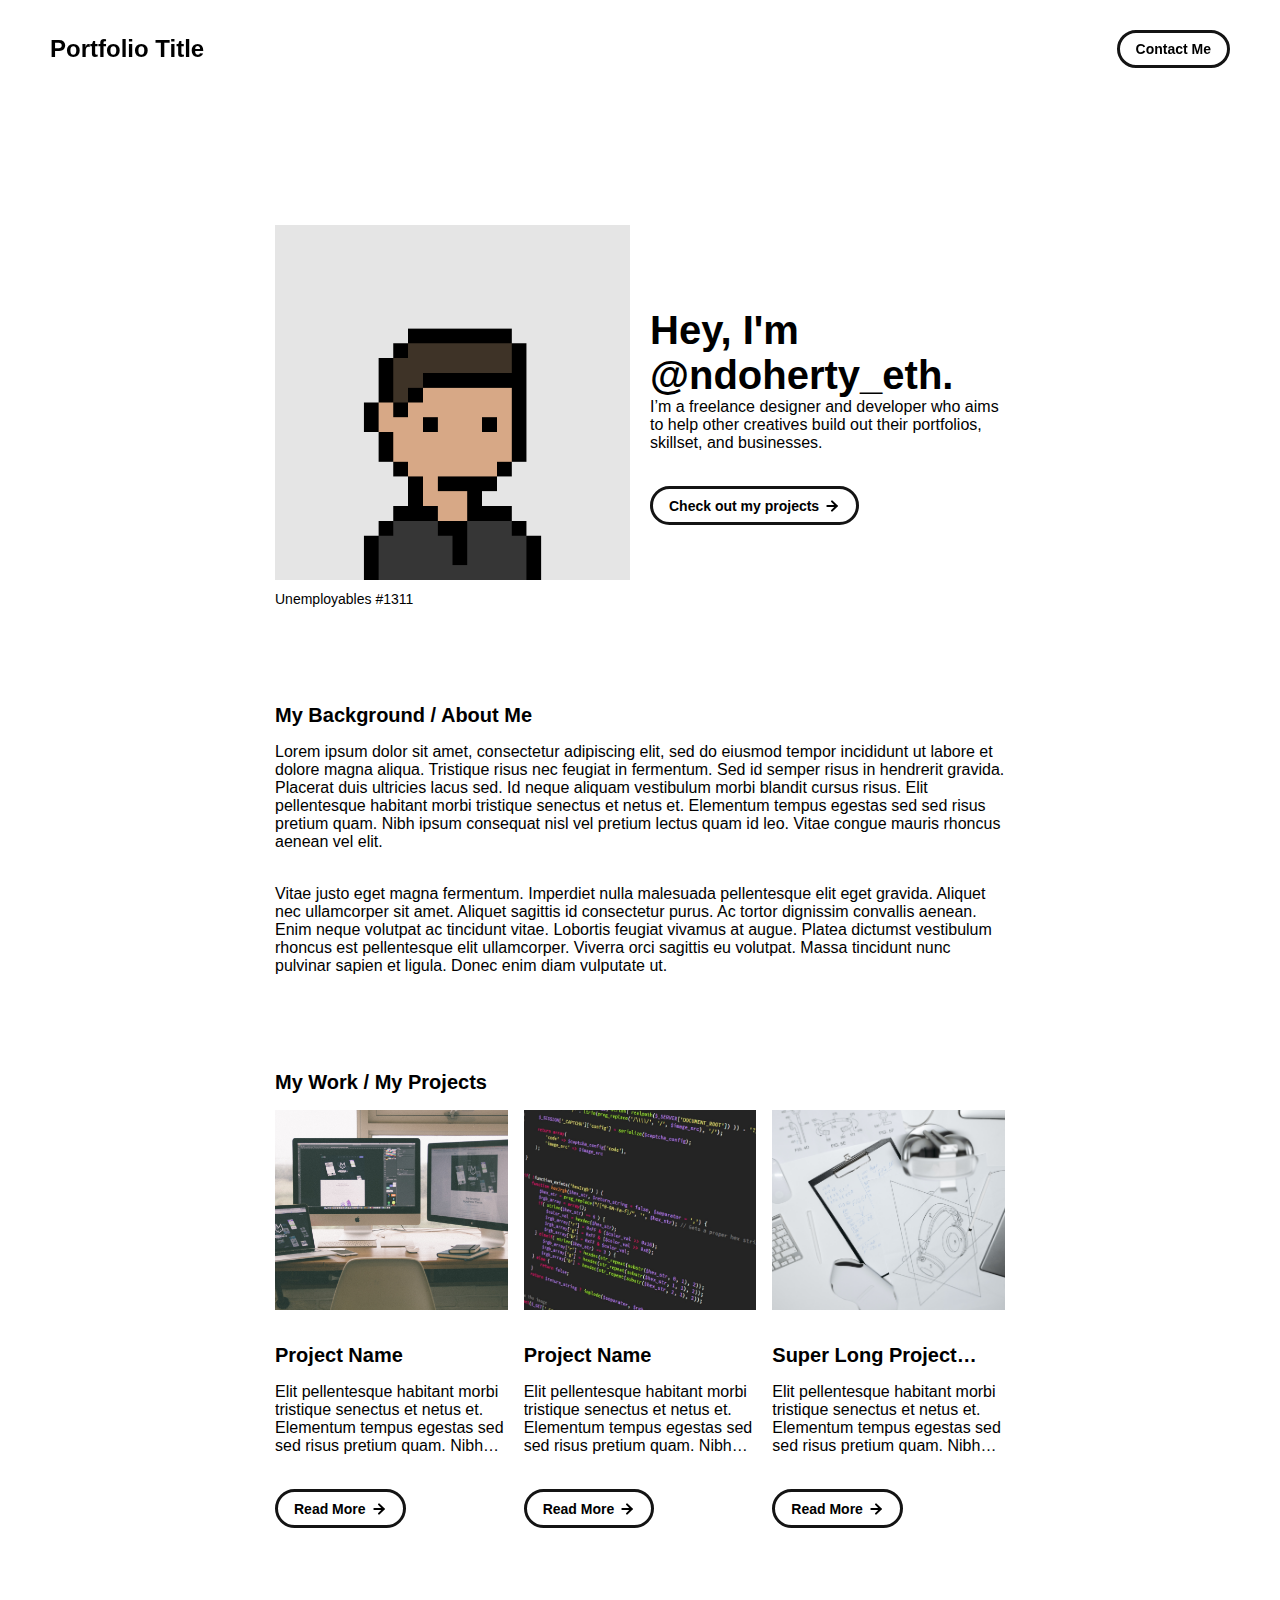
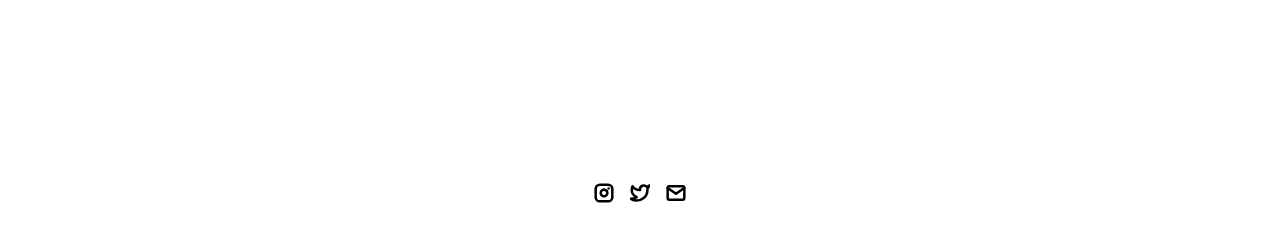
<file: index.html>
<!DOCTYPE html>
<html lang="en">
	<head>
		<meta charset="utf-8">

    <!-- 
      TODO

      Upload your Unemployable (or whatever photo you like) to the assets/images folder
      and change the name of the image below to match the uploaded one

      Change the title in the <title> tag to whatever you would like the title of your portfolio to be

      This should be the same across all pages.
     -->
    <link rel="icon" href="./assets/images/1311.png" />
		<title>Unemployables Portfolio</title>
    <meta name="description" content="A portfolio template for the Unemployables community.">
    <meta name="viewport" content="width=device-width, initial-scale=1" />

		<link rel="stylesheet" href="./css/layout.css">
    <link rel="stylesheet" href="./css/typography.css">
    <link rel="stylesheet" href="./css/utilities.css">

		<script defer src="./js/script.js"></script>
	</head>
	<body>
    <!-- NAVBAR -->
    <div class="navbar">
      <a class="nav-title-link" href="./index.html">
        <!-- TODO - Change the "Portfolio Title" to whatever you want displayed in the top left -->
        <span class="nav-title">Portfolio Title</span>
         <!-- TODO - Change the email after 'mailto:' to your email address for contact -->
        <a class="button" href="mailto:whitevans.eth@gmail.com">
          <span class="button-text">Contact Me</span>
        </a>
      </a>
    </div>

    <!-- MAIN PAGE CONTENT -->
    <div id="main-content">

      <!-- PORTFOLIO HEADER -->
      <div id="portfolio-header">
        <div id="portfolio-header-image-container">
          <!-- 
            TODO

            - Change the img "src" attribute to point to the Unemployable image you uploaded (or whatever image).
            - Change the number to point to your Unemployable & replace the OpenSea link with your own
            - If you aren't using an Unemployable as your image, remove the entire "a" element
          -->
          <img src="./assets/images/1311.png" class="portfolio-header-image">
          <a class="no-underline" target="_blank" href="https://opensea.io/assets/0xe0be388ab81c47b0f098d2030a1c9ef190691a8a/1311">
            <span class="image-caption">Unemployables #1311</span>
          </a>
        </div>

          <!-- 
            TODO

            - Change the main-title to whatver you want
            - Change the body-text after that to a quick introduction to what you do
            - Edit the button text if you feel like it. It will link to the projects section below.
          -->
        <div id="portfolio-header-text-container">
            <div class="header-text">
              <span class="main-title">Hey, I'm @ndoherty_eth.</span>
              <div class="body-text">I’m a freelance designer and developer who aims to help other creatives build out their portfolios, skillset, and businesses.</div>
            </div>
            <a class="button" id="my-work-link">
              <span class="button-text">Check out my projects</span> 
              <image src="./assets/icons/arrow-right.svg" class="right-arrow-icon"/>
            </a>
        </div>
      </div>

      <!-- ABOUT SECTION -->
      <!-- 
        TODO

        - Change the subheader-text to whatever header you want
        - Add paragraphs using the <div class="body-text"></div> elements in the "about-section-content"
      -->
      <div id="about-section">
        <span class="subheader-text">My Background / About Me</span>
        <div class="about-section-content">
          <div class="body-text">Lorem ipsum dolor sit amet, consectetur adipiscing elit, sed do eiusmod tempor incididunt ut labore et dolore magna aliqua. Tristique risus nec feugiat in fermentum. Sed id semper risus in hendrerit gravida. Placerat duis ultricies lacus sed. Id neque aliquam vestibulum morbi blandit cursus risus. Elit pellentesque habitant morbi tristique senectus et netus et. Elementum tempus egestas sed sed risus pretium quam. Nibh ipsum consequat nisl vel pretium lectus quam id leo. Vitae congue mauris rhoncus aenean vel elit.</div>
          <div class="body-text">Vitae justo eget magna fermentum. Imperdiet nulla malesuada pellentesque elit eget gravida. Aliquet nec ullamcorper sit amet. Aliquet sagittis id consectetur purus. Ac tortor dignissim convallis aenean. Enim neque volutpat ac tincidunt vitae. Lobortis feugiat vivamus at augue. Platea dictumst vestibulum rhoncus est pellentesque elit ullamcorper. Viverra orci sagittis eu volutpat. Massa tincidunt nunc pulvinar sapien et ligula. Donec enim diam vulputate ut.</div>
        </div>
      </div>

      <!-- PROJECTS / MY WORK SECTION -->
      <div id="my-work-section">
        <!-- TODO - Change the subheader-text to whatever you want the Projects section header to say -->
        <span class="subheader-text">My Work / My Projects</span>

        <div class="projects-container">
          <!-- 
            TODO

            This is where the project cards live. Here's a base level project card for you to copy:
            <div class="project-card">
              <img src="./assets/images/IMAGE_NAME" class="project-image">
              <div class="project-card-text-container">
                <div class="subheader-text project-title">PROJECT_NAME</div>
                <div class="body-text project-card-text">SMALL_PROJECT_DESCRIPTION</div>
              </div>
              <a class="button" href="./project-pages/PROJECT_PAGE_NAME.html">
                <span class="button-text">Read More</span>
                <image src="./assets/icons/arrow-right.svg" class="right-arrow-icon"/>
              </a>
            </div>

            - To add a project to the this area, copy the above, paste it below this comment, and change the following:
                - IMAGE_NAME: the name of the image file in assets/images
                - PROJECT_NAME: the name of the project (keep it short, it only shows 1 line)
                - SMALL_PROJECT_DESCRIPTION: a quick project description (max 4 lines)
                - PROJECT_PAGE_NAME.html: the html filename for the project (must be in project-pages folder)
          -->
          <div class="project-card">
            <img src="./assets/images/desktop.jpeg" class="project-image">
            <div class="project-card-text-container">
              <div class="subheader-text project-title">Project Name</div>
              <div class="body-text project-card-text">Elit pellentesque habitant morbi tristique senectus et netus et. Elementum tempus egestas sed sed risus pretium quam. Nibh ipsum consequat nisl vel pretium</div>
            </div>
            <a class="button" href="./project-pages/project-template.html">
              <span class="button-text">Read More</span>
              <image src="./assets/icons/arrow-right.svg" class="right-arrow-icon"/>
            </a>
          </div>
          <div class="project-card">
            <img src="./assets/images/code.jpeg" class="project-image">
            <div class="project-card-text-container">
              <div class="subheader-text project-title">Project Name</div>
              <div class="body-text project-card-text">Elit pellentesque habitant morbi tristique senectus et netus et. Elementum tempus egestas sed sed risus pretium quam. Nibh ipsum consequat nisl vel pretium</div>
            </div>
            <a class="button" href="./project-pages/project-template.html">
              <span class="button-text">Read More</span>
              <image src="./assets/icons/arrow-right.svg" class="right-arrow-icon"/>
            </a>
          </div>
          <div class="project-card">
            <img src="./assets/images/sketchbook.jpeg" class="project-image">
            <div class="project-card-text-container">
              <div class="subheader-text project-title">Super Long Project Name That Should be Hidden</div>
              <div class="body-text project-card-text">Elit pellentesque habitant morbi tristique senectus et netus et. Elementum tempus egestas sed sed risus pretium quam. Nibh ipsum consequat nisl vel pretium</div>
            </div>
            <a class="button" href="./project-pages/project-template.html">
              <span class="button-text">Read More</span>
              <image src="./assets/icons/arrow-right.svg" class="right-arrow-icon"/>
            </a>
          </div>
        </div>
      </div>
    </div>

    <!-- FOOTER -->
    <div id="footer">
      <!-- 
        TODO - Change href to your Instagram account (can also delete entire "a" element if no Instagram) 

        This should be the same across all pages.
      -->
      <a class="icon-link" target="_blank" href="https://twitter.com/whitevans_eth">
        <image src="./assets/icons/instagram.svg" class="footer-icon"/>
      </a>
      <!-- 
        TODO - Change href to your Twitter account (can also delete entire "a" element if no Twitter) 
      
        This should be the same across all pages.
      -->
      <a class="icon-link" target="_blank" href="https://twitter.com/whitevans_eth">
        <image src="./assets/icons/twitter.svg" class="footer-icon"/>
      </a>
      <!-- 
        TODO - Change the email after "mailto" to your contact email 
      
        This should be the same across all pages.
      -->
      <a class="icon-link" href="mailto:whitevans.eth@gmail.com">
        <image src="./assets/icons/mail.svg" class="footer-icon"/>
      </a>
    </div>

	</body>
</html>
</file>
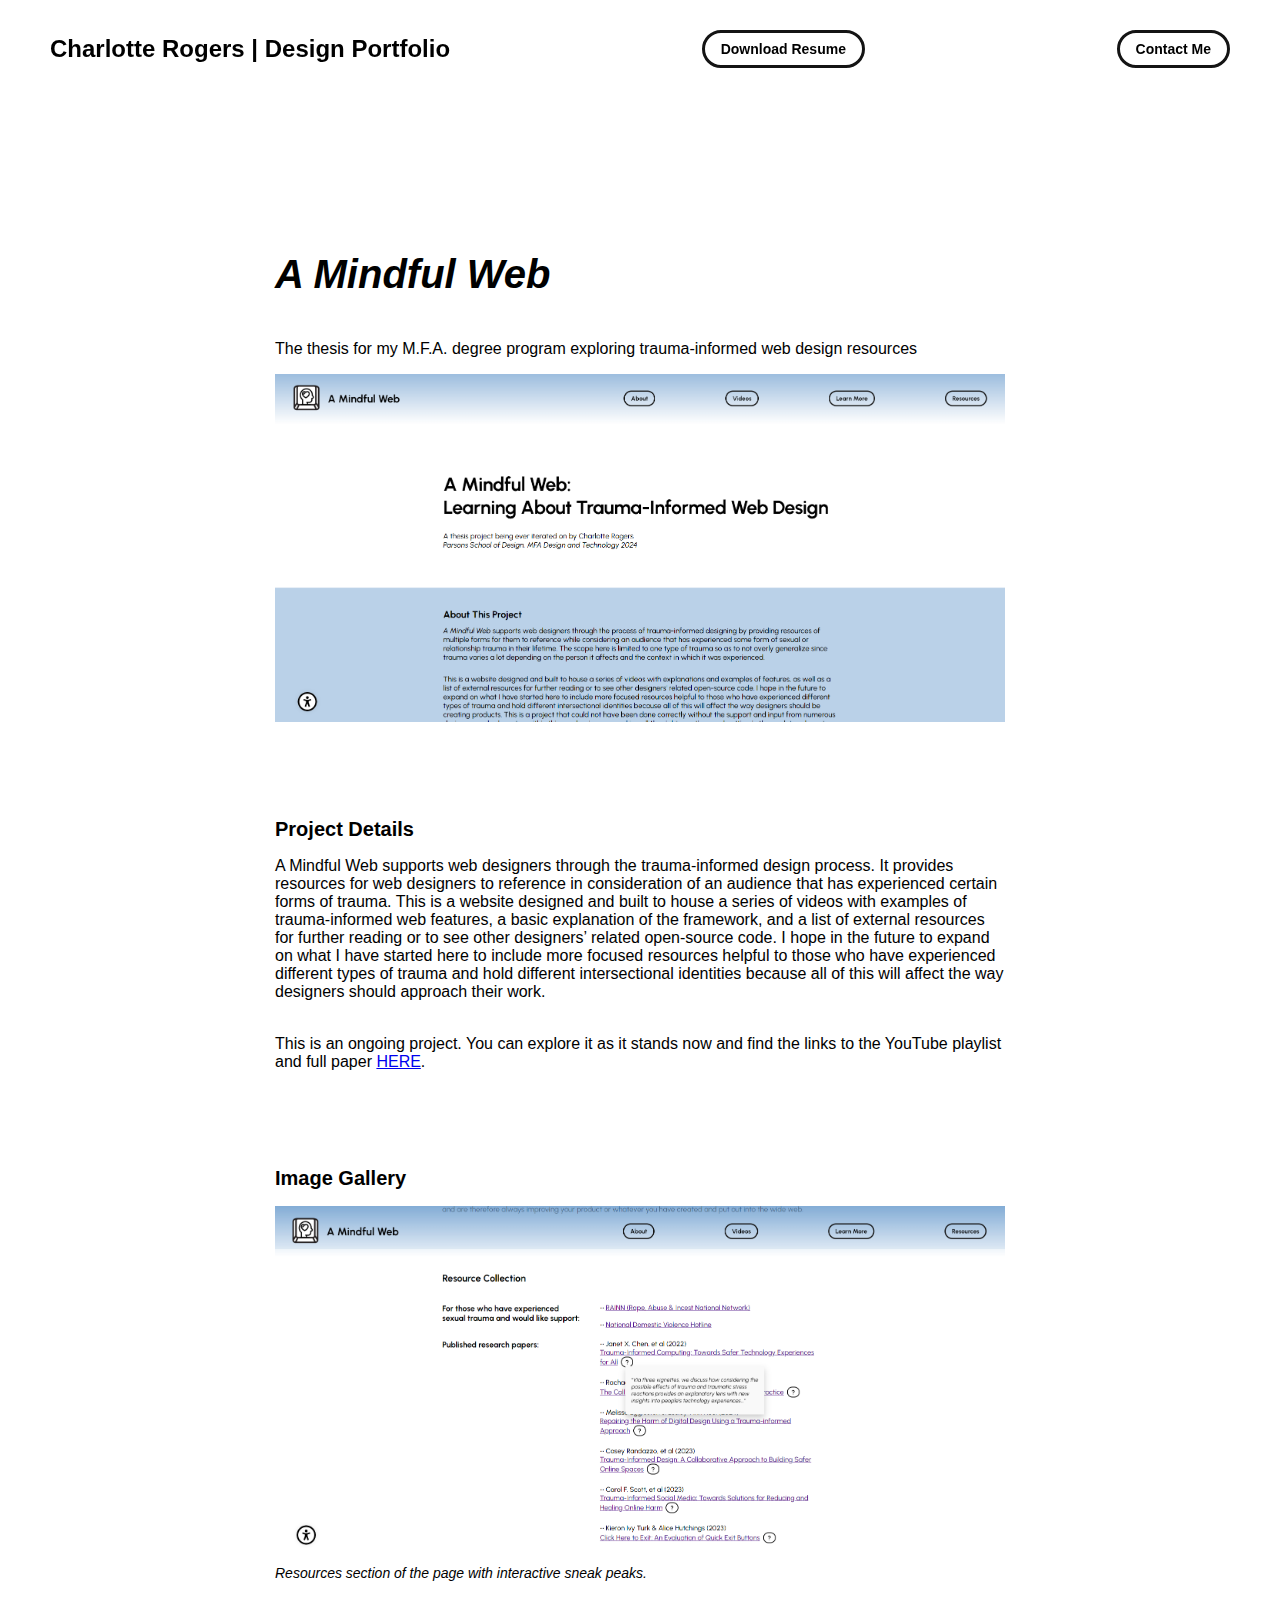
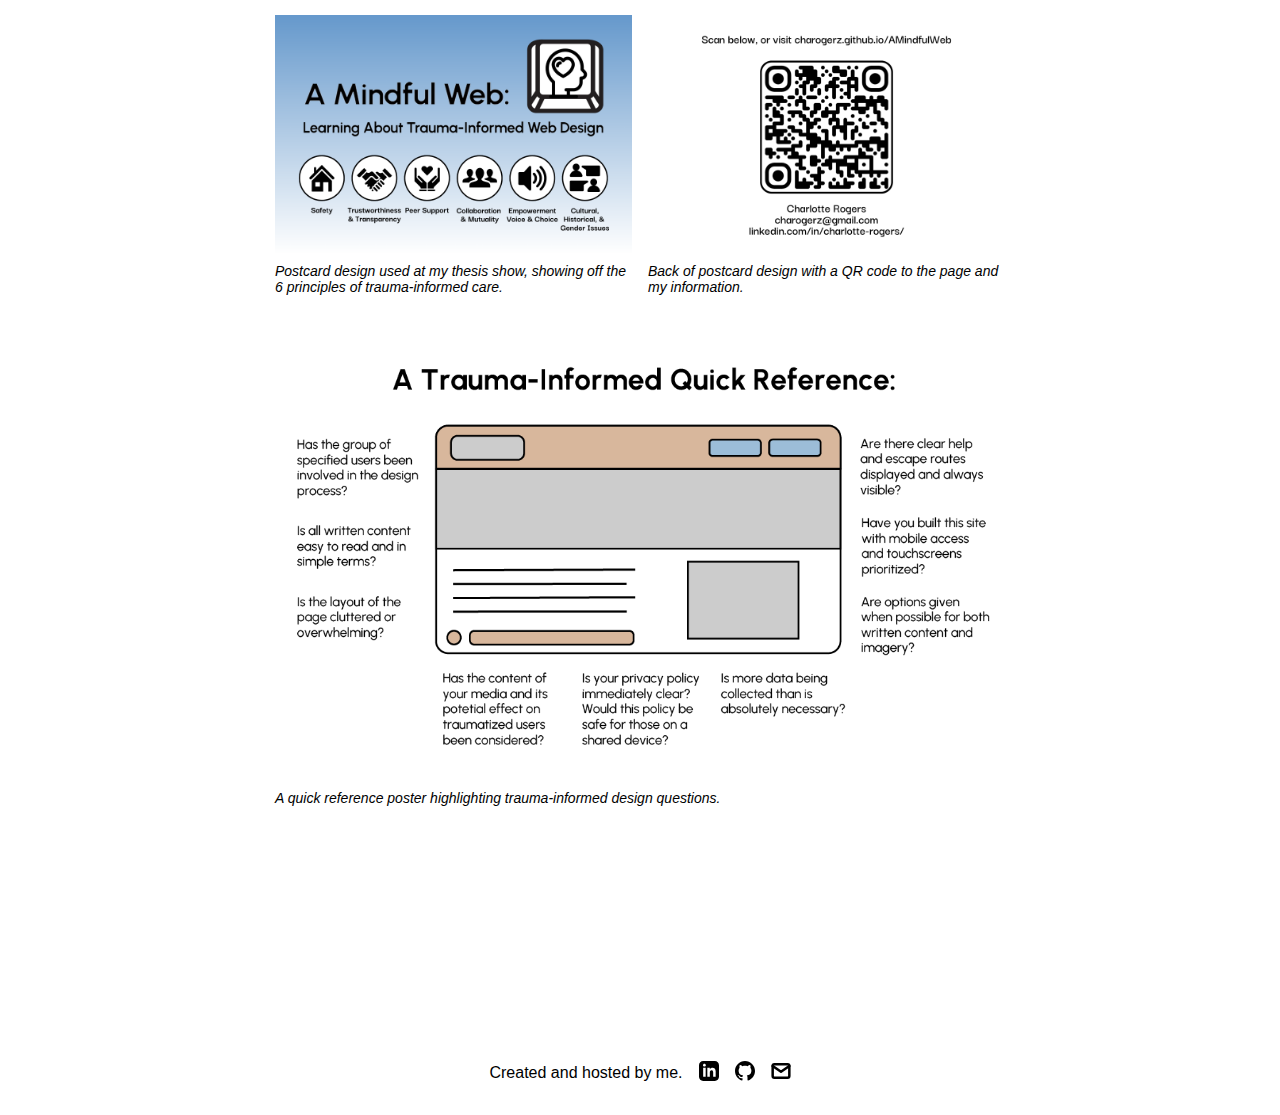
<file: project-pages/AMindfulWeb.html>
<!DOCTYPE html>
<html lang="en">

<head>
  <meta charset="utf-8">
  <link rel="shortcut icon" type="image/x-icon"
    href="https://charlotterogersdesigns.com/assets/icons/pixelfavicon.ico" />
  <title>Charlotte Rogers | Design</title>
  <meta name="description" content="A portfolio of designs by Charlotte Rogers.">
  <meta name="viewport" content="width=device-width, initial-scale=1" />

  <link rel="stylesheet" href="../css/layout.css">
  <link rel="stylesheet" href="../css/typography.css">
  <link rel="stylesheet" href="../css/utilities.css">

  <script defer src="../js/script.js"></script>
</head>
<main>

  <body>

    <!-- NAVBAR -->
    <div class="navbar" id="navbar">
      <a class="nav-title-link" href="../index.html">
        <span class="nav-title">Charlotte Rogers | Design Portfolio</span>
        <a class="button" href="./assets/files/Resume.pdf" download="Resume.pdf">
          <span class="button-text">Download Resume</span>
        </a>
        <a class="button" href="mailto:charogerz@gmail.com">
          <span class="button-text">Contact Me</span>
        </a>
      </a>
    </div>

    <script>
      var prevScrollPos = window.pageYOffset;
      window.onscroll = function () {
        var currentScrollPos = window.pageYOffset;
        if (prevScrollPos > currentScrollPos) {
          document.getElementById("navbar").style.top = "0";
        } else {
          document.getElementById("navbar").style.top = "-95px";
        }
        prevScrollPos = currentScrollPos;
      };
    </script>

    <!-- MAIN PAGE CONTENT -->
    <div id="main-content">

      <!-- PROJECT HEADER -->
      <div id="project-header">
        <h1 class="main-title"><i>A Mindful Web</i></h1>
        <div class="body-text">The thesis for my M.F.A. degree program exploring trauma-informed web design resources
        </div>
        <image class="project-header-image" src="../assets/images/MWlandingpage.png"
          alt="a screenshot of the landing page for this web project">
      </div>

      <!-- PROJECT DETAILS -->
      <div id="project-details">
        <div class="subheader-text">Project Details</div>
        <div class="project-details-content">
          <div class="body-text">A Mindful Web supports web designers through the trauma-informed design process. It
            provides resources for web designers to reference in consideration of an audience that has experienced certain forms of
            trauma. This is a website designed and built to house a series of videos with examples of trauma-informed
            web features, a basic explanation of the framework, and a list of external resources for further reading or
            to see other designers’ related open-source code. I hope in the future to expand on what I have started here
            to include more focused resources helpful to those who have experienced different types of trauma and hold
            different intersectional identities because all of this will affect the way designers should approach their
            work.</div>
          <div class="body-text">This is an ongoing project. You can explore it as it stands now and find the links to the YouTube playlist and full paper
            <a href="https://charogerz.github.io/AMindfulWeb/" target="_blank">HERE</a>.</div>
        </div>
      </div>

      <!-- IMAGE GALLERY -->
      <div id="project-gallery">
        <div class="subheader-text">Image Gallery</div>
        <div class="project-gallery-content">
          <div class="gallery-image-container">
            <img src="../assets/images/MWresources.png" alt="screenshot of the resources section with interaction"
              class="gallery-image">
            <span class="image-caption"><i>Resources section of the page with interactive sneak peaks.</i></span>
          </div>
          <div class="gallery-image-container half-width">
            <img src="../assets/images/MWpostcard.png"
              alt="postcard design used at thesis show"
              class="gallery-image">
            <span class="image-caption"><i>Postcard design used at my thesis show, showing off the 6 principles of trauma-informed care.</i></span>
          </div>
          <div class="gallery-image-container half-width">
            <img src="../assets/images/MWpostcardback.png"
              alt="back of postcard design used at thesis show with info and QR"
              class="gallery-image">
            <span class="image-caption"><i>Back of postcard design with a QR code to the page and my information.</i></span>
          </div>
          <div class="gallery-image-container">
            <img src="../assets/images/MWref.png"
              alt="a quick reference poster for this project"
              class="gallery-image">
            <span class="image-caption"><i>A quick reference poster highlighting trauma-informed design questions.</i></span>
          </div>
        </div>
      </div>
    </div>
</main>

<!-- FOOTER -->
<footer id="footer">
  <div class="footer.text">Created and hosted by me.</div>
  <a class="icon-link" target="_blank" href="https://www.linkedin.com/in/charlotte-rogers/" title="my LinkedIn profile">
    <image src="../assets/icons/linkedin.svg" alt="LinkedIn logo" class="footer-icon" />
  </a>
  <a class="icon-link" target="_blank" href="https://github.com/charogerz" title="my GitHub profile">
    <image src="../assets/icons/github.svg" alt="GitHub logo" class="footer-icon" />
  </a>
  <a class="icon-link" href="mailto:charogerz@gmail.com" title="a link that email me directly at charogerz@gmail.com">
    <image src="../assets/icons/mail.svg" alt="email icon" class="footer-icon" />
  </a>
</footer>

</body>

</html>
</file>
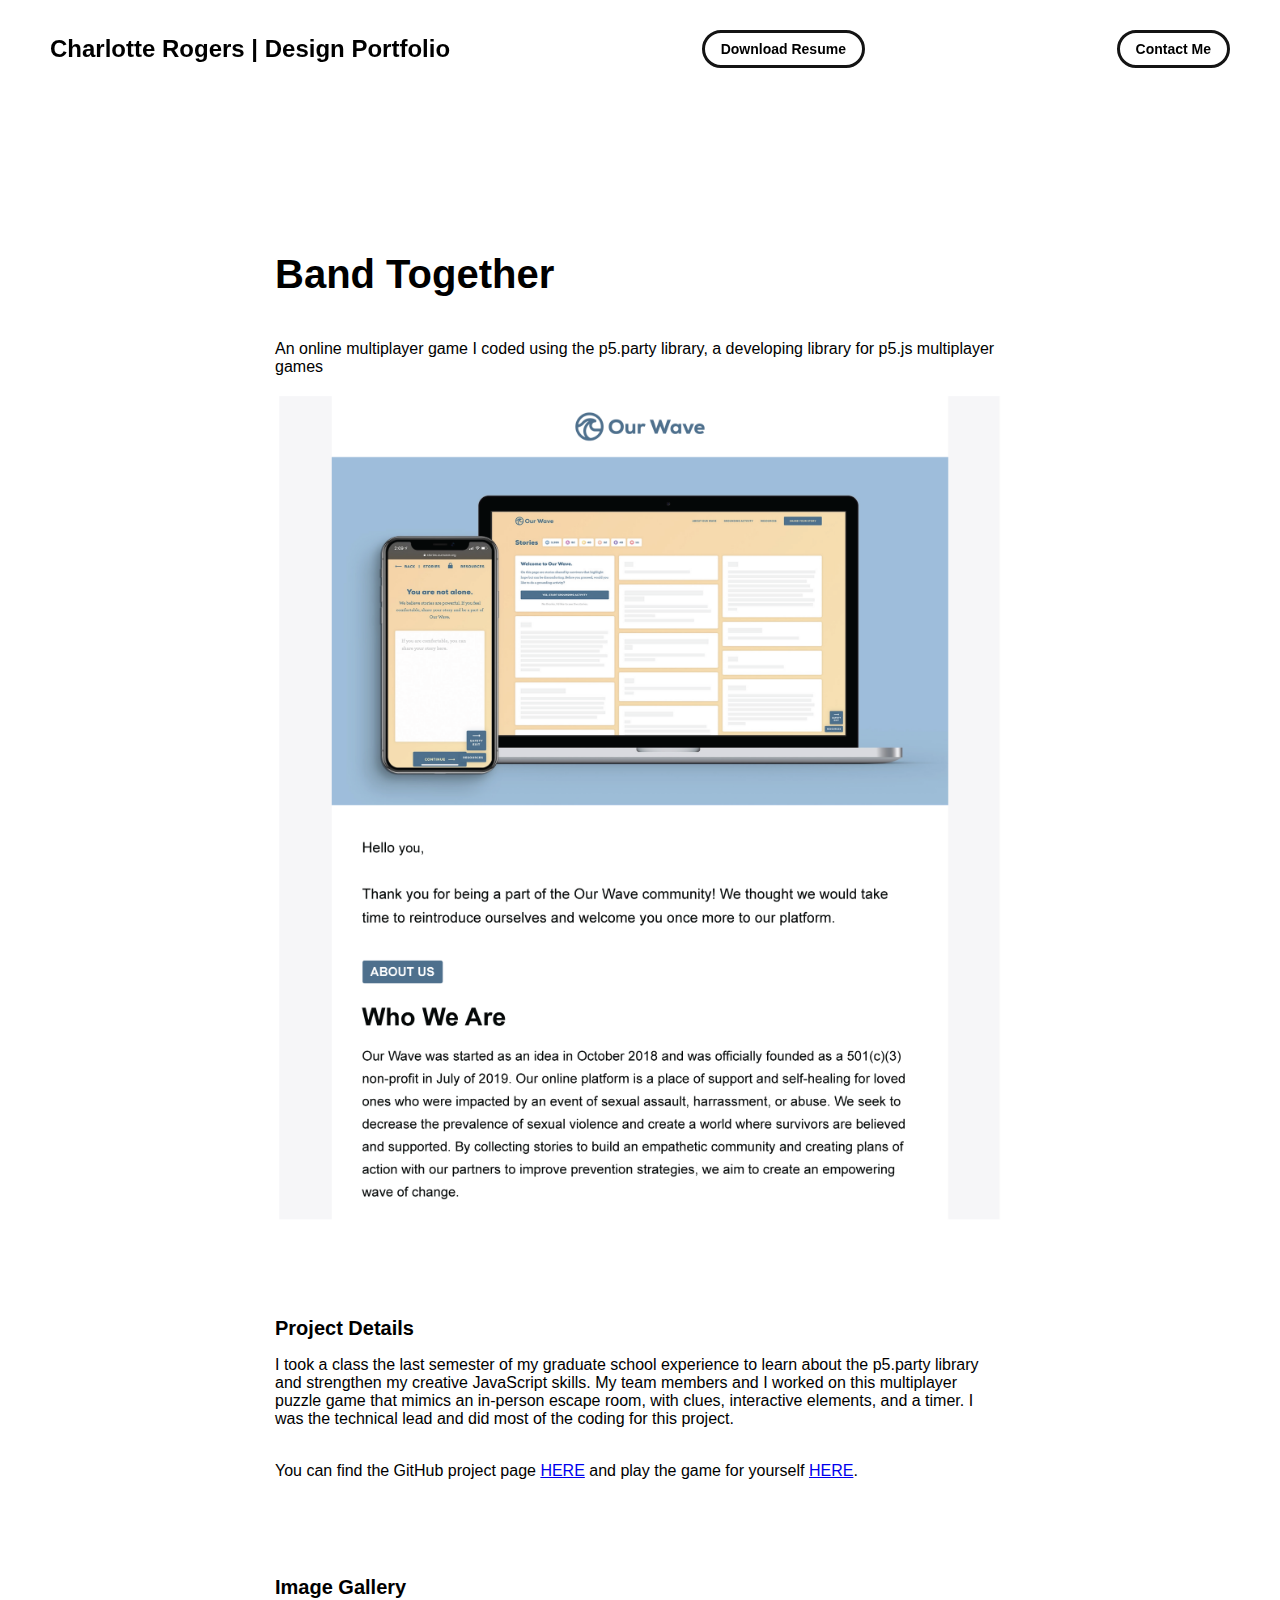
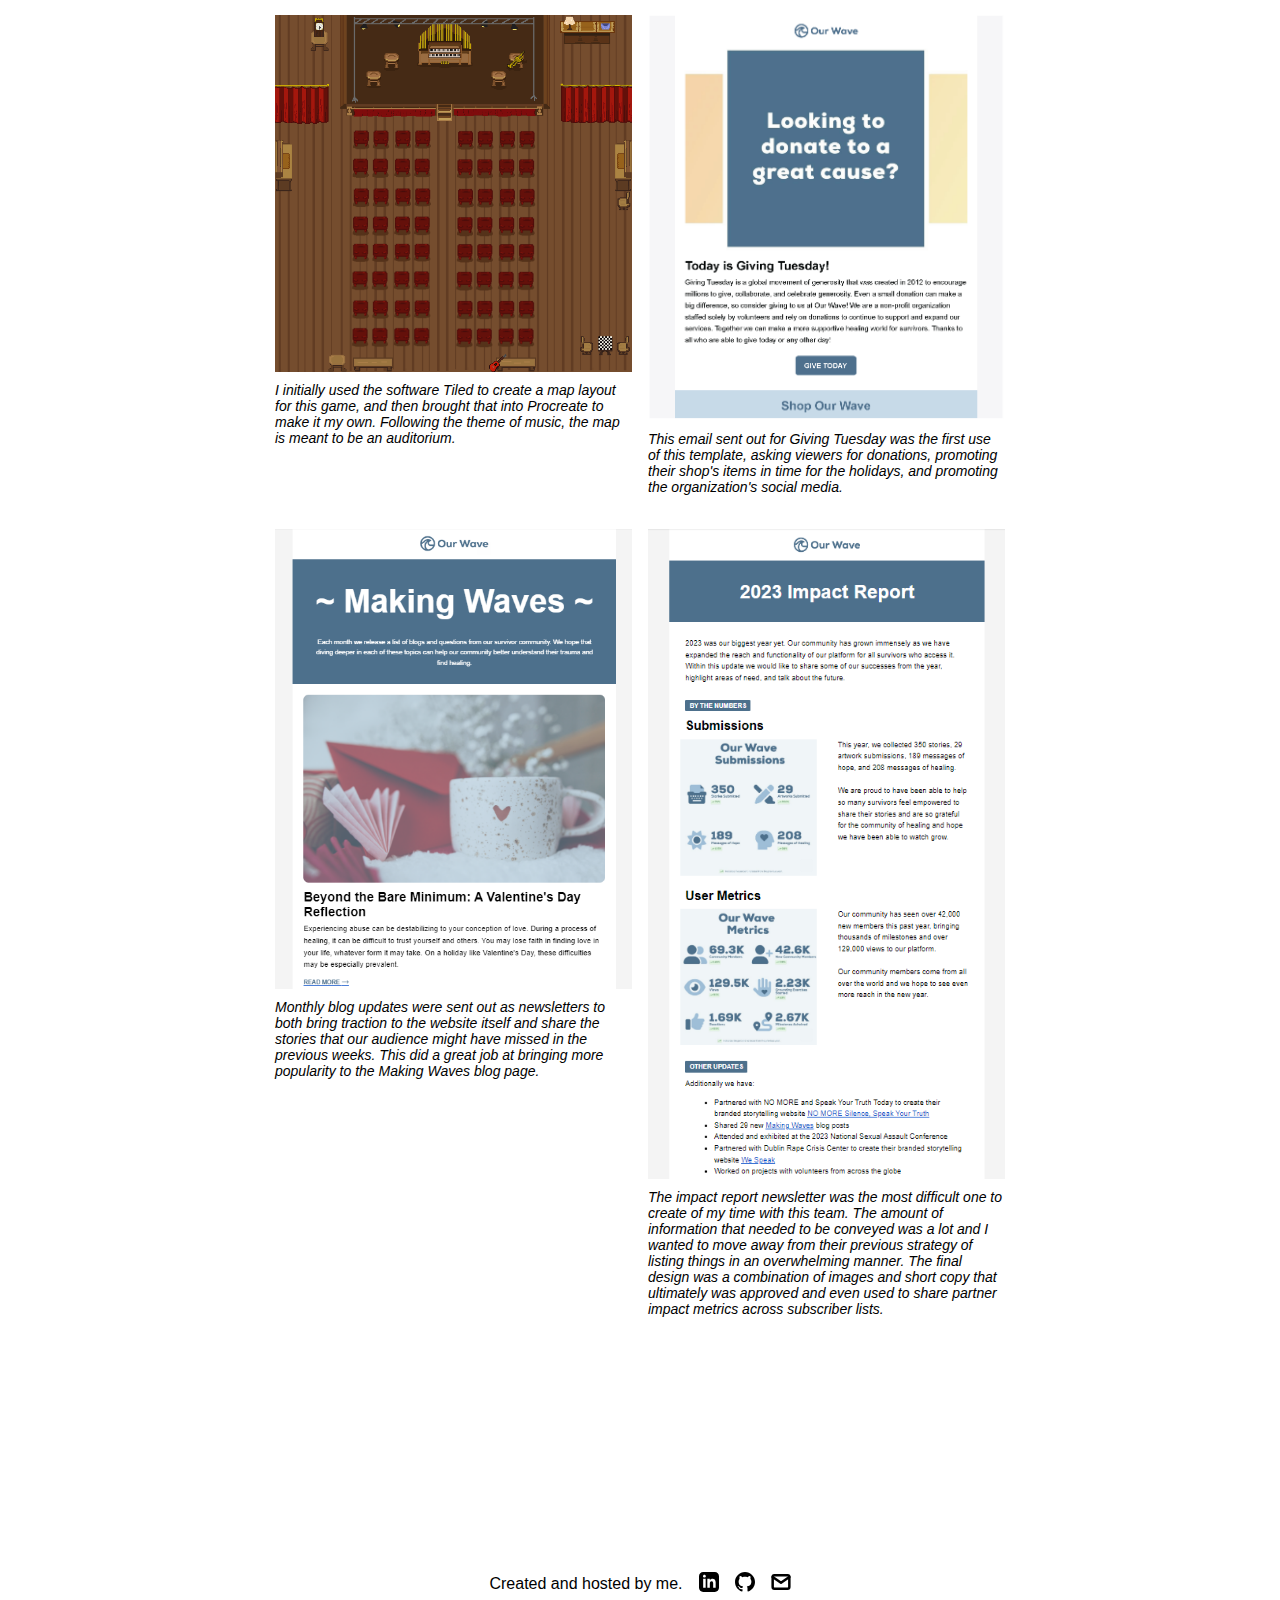
<file: project-pages/BandTogether.html>
<!DOCTYPE html>
<html lang="en">

<head>
  <meta charset="utf-8">
  <link rel="shortcut icon" type="image/x-icon"
    href="https://charlotterogersdesigns.com/assets/icons/pixelfavicon.ico" />
  <title>Charlotte Rogers | Design</title>
  <meta name="description" content="A portfolio of designs by Charlotte Rogers.">
  <meta name="viewport" content="width=device-width, initial-scale=1" />

  <link rel="stylesheet" href="../css/layout.css">
  <link rel="stylesheet" href="../css/typography.css">
  <link rel="stylesheet" href="../css/utilities.css">

  <script defer src="../js/script.js"></script>
</head>
<main>

  <body>

    <!-- NAVBAR -->
    <div class="navbar">
      <a class="nav-title-link" href="../index.html">
        <span class="nav-title">Charlotte Rogers | Design Portfolio</span>
        <a class="button" href="./assets/files/Resume.pdf" download="Resume.pdf">
          <span class="button-text">Download Resume</span>
        </a>
        <a class="button" href="mailto:charogerz@gmail.com">
          <span class="button-text">Contact Me</span>
        </a>
      </a>
    </div>

    <script>
      var prevScrollPos = window.pageYOffset;
      window.onscroll = function () {
        var currentScrollPos = window.pageYOffset;
        if (prevScrollPos > currentScrollPos) {
          document.getElementById("navbar").style.top = "0";
        } else {
          document.getElementById("navbar").style.top = "-95px";
        }
        prevScrollPos = currentScrollPos;
      };
    </script>

    <!-- MAIN PAGE CONTENT -->
    <div id="main-content">

      <!-- PROJECT HEADER -->
      <div id="project-header">
        <h1 class="main-title">Band Together</h1>
        <div class="body-text">An online multiplayer game I coded using the p5.party library, a developing library for
          p5.js multiplayer games</div>
        <image class="project-header-image" src="../assets/images/gmailintrotoourwave.png"
          alt="an introductory email about the organization Our Wave">
      </div>

      <!-- PROJECT DETAILS -->
      <div id="project-details">
        <div class="subheader-text">Project Details</div>
        <div class="project-details-content">
          <div class="body-text">I took a class the last semester of my graduate school experience to learn about the
            p5.party library and strengthen my creative JavaScript skills. My team members and I worked on this
            multiplayer puzzle game that mimics an in-person escape room, with clues, interactive elements, and a timer.
            I was the technical lead and did most of the coding for this project.
          </div>
          <div class="body-text">You can find the GitHub project page <a
              href="https://github.com/charogerz/BandTogether">HERE</a> and play the game for yourself <a
              href="https://rogec540.github.io/GameA/src/index.html">HERE</a>.</div>
        </div>
      </div>

      <!-- IMAGE GALLERY -->
      <div id="project-gallery">
        <div class="subheader-text">Image Gallery</div>
        <div class="project-gallery-content">
          <div class="gallery-image-container half-width">
            <img src="../assets/images/BTmap.png"
              alt="8-bit style map that I created for the game, modeled after an auditorium" class="gallery-image">
            <span class="image-caption"><i>I initially used the software Tiled to create a map layout for this game, and
                then brought that into Procreate to make it my own. Following the theme of music, the map is meant to be an auditorium.</i></span>
          </div>
          <div class="gallery-image-container half-width">
            <img src="../assets/images/gmailgivingtuesday1.png"
              alt="first half of an email template asking for donations to Our Wave for Giving Tuesday"
              class="gallery-image">
            <span class="image-caption"><i>This email sent out for Giving Tuesday was the first use of this template,
                asking viewers for donations, promoting their shop's items in time for the holidays, and promoting the
                organization's social media.</i></span>
          </div>
          <div class="gallery-image-container half-width">
            <img src="../assets/images/gmailmakingwaves.png"
              alt="final half of an email template meant to share blog posts from the previous month"
              class="gallery-image">
            <span class="image-caption"><i>Monthly blog updates were sent out as newsletters to both bring traction to
                the website itself and share the stories that our audience might have missed in the previous weeks. This
                did a great job at bringing more popularity to the Making Waves blog page.</i></span>
          </div>
          <div class="gallery-image-container half-width">
            <img src="../assets/images/gmailimpactreport.png"
              alt="final half of an email template reviewing impact metrics for 2023" class="gallery-image">
            <span class="image-caption"><i>The impact report newsletter was the most difficult one to create of my time
                with this team. The amount of information that needed to be conveyed was a lot and I wanted to move away
                from their previous strategy of listing things in an overwhelming manner. The final design was a
                combination of images and short copy that ultimately was approved and even used to share partner impact
                metrics across subscriber lists.</i></span>
          </div>
        </div>
      </div>
    </div>
</main>

<!-- FOOTER -->
<footer id="footer">
  <div class="footer.text">Created and hosted by me.</div>
  <a class="icon-link" target="_blank" href="https://www.linkedin.com/in/charlotte-rogers/" title="my LinkedIn profile">
    <image src="../assets/icons/linkedin.svg" alt="LinkedIn logo" class="footer-icon" />
  </a>
  <a class="icon-link" target="_blank" href="https://github.com/charogerz" title="my GitHub profile">
    <image src="../assets/icons/github.svg" alt="GitHub logo" class="footer-icon" />
  </a>
  <a class="icon-link" href="mailto:charogerz@gmail.com" title="a link that email me directly at charogerz@gmail.com">
    <image src="../assets/icons/mail.svg" alt="email icon" class="footer-icon" />
  </a>
</footer>

</body>

</html>
</file>
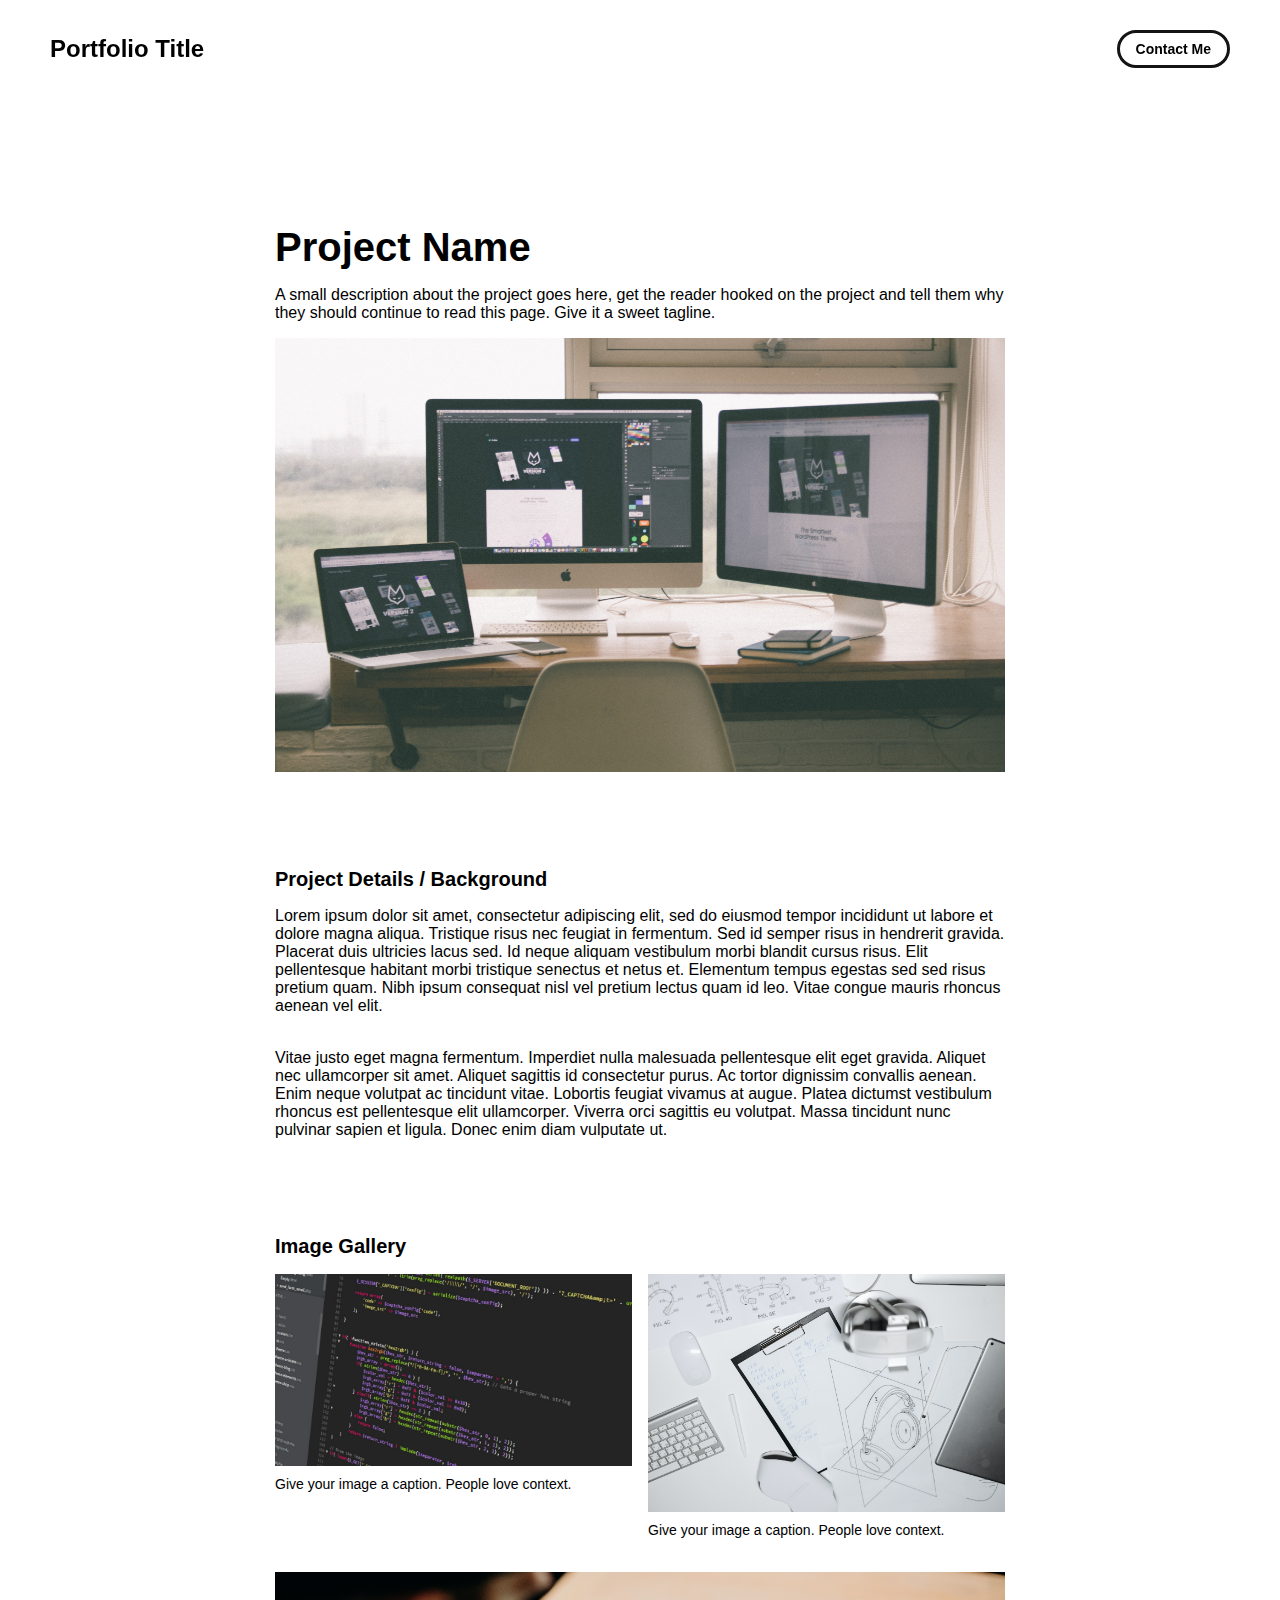
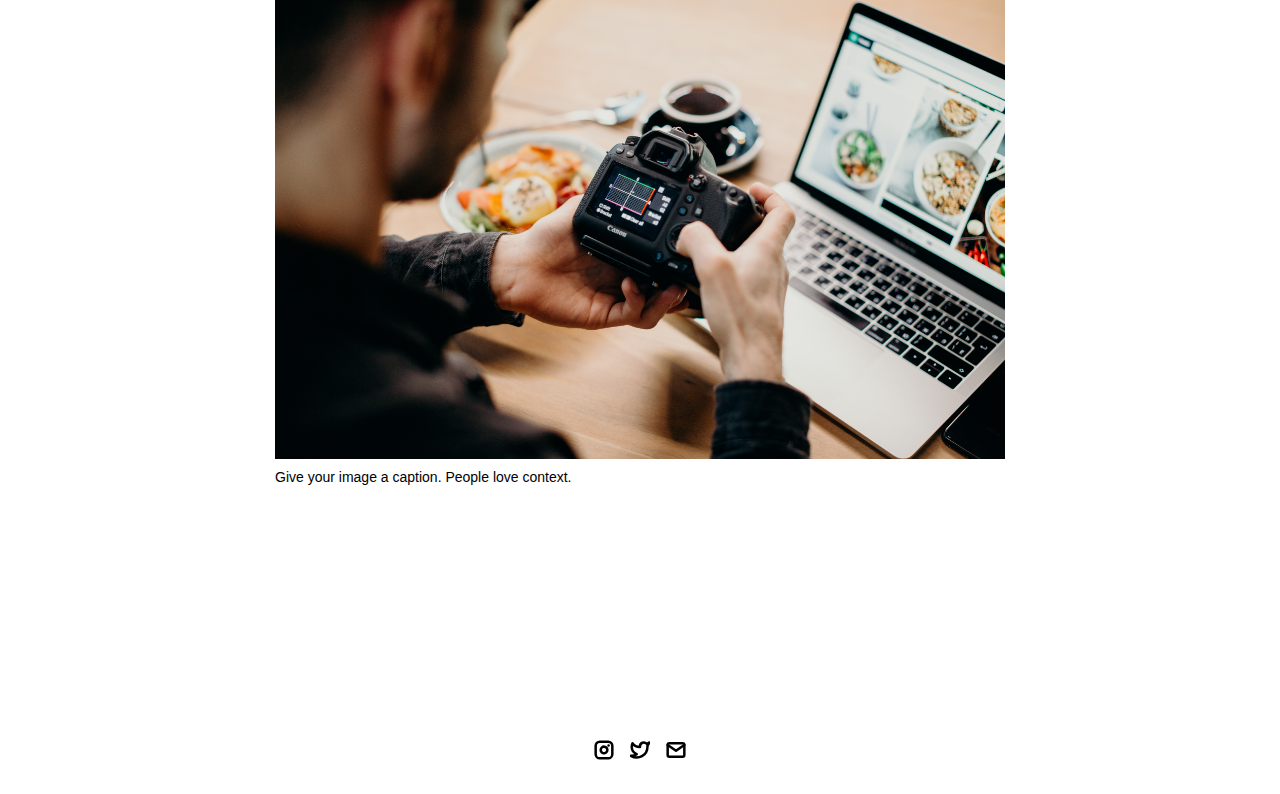
<file: project-pages/data-portrait.html>
<!-- 
  IMPORTANT! 
  
  Keep this file unchanged to use as a template for all future project pages. 

  For every new project you add to your portfolio, make a copy of this file in the
  'project-pages' folder with a name related to the project.
-->


<!DOCTYPE html>
<html lang="en">
	<head>
		<meta charset="utf-8">
    <!-- 
      TODO

      Upload your Unemployable (or whatever photo you like) to the assets/images folder
      and change the name of the image below to match the uploaded one

      Change the title in the <title> tag to whatever you would like the title of your portfolio to be

      This should be the same across all pages.
     -->
     <link rel="icon" href="../assets/images/1311.png" />
     <title>Unemployables Portfolio</title>
    <meta name="description" content="A portfolio template for the Unemployables community.">
    <meta name="viewport" content="width=device-width, initial-scale=1" />

		<link rel="stylesheet" href="../css/layout.css">
    <link rel="stylesheet" href="../css/typography.css">
    <link rel="stylesheet" href="../css/utilities.css">

		<script defer src="../js/script.js"></script>
	</head>
	<body>
    <!-- NAVBAR -->
    <div class="navbar">
      <a class="nav-title-link" href="../index.html">
        <!-- 
          TODO - Change the "Portfolio Title" to whatever you want displayed in the top left

          (this should be the same across all pages)
         -->
        <span class="nav-title">Portfolio Title</span>
        <!-- 
          TODO - Change the email after 'mailto:' to your email address for contact 
        
          (this should be the same across all pages)
        -->
        <a class="button" href="mailto:whitevans.eth@gmail.com">
          <span class="button-text">Contact Me</span>
        </a>
      </a>
    </div>

    <!-- MAIN PAGE CONTENT -->
    <div id="main-content">

      <!-- PROJECT HEADER -->
      <div id="project-header">
          <!-- 
            TODO

            - Change the 'main-title' text to the name of your project
            - Change the 'body-text' text to a short and sweet description of your project (maybe the same as the one on the project card)
            - Change "desktop.jpeg" to the image filename you uploaded in the assets/images folder.
          -->
        <div class="main-title">Project Name</div>
        <div class="body-text">A small description about the project goes here, get the reader hooked on the project and tell them why they should continue to read this page. Give it a sweet tagline.</div>
        <image class="project-header-image" src="../assets/images/desktop.jpeg">
      </div>

      <!-- PROJECT DETAILS -->
      <!-- 
        TODO

        - Change the 'subheader-text' to whatever header you want for project details
        - Add paragraphs using the <div class="body-text"></div> elements in the "project-details-content"
      -->
      <div id="project-details">
        <div class="subheader-text">Project Details / Background</div>
        <div class="project-details-content">
          <div class="body-text">Lorem ipsum dolor sit amet, consectetur adipiscing elit, sed do eiusmod tempor incididunt ut labore et dolore magna aliqua. Tristique risus nec feugiat in fermentum. Sed id semper risus in hendrerit gravida. Placerat duis ultricies lacus sed. Id neque aliquam vestibulum morbi blandit cursus risus. Elit pellentesque habitant morbi tristique senectus et netus et. Elementum tempus egestas sed sed risus pretium quam. Nibh ipsum consequat nisl vel pretium lectus quam id leo. Vitae congue mauris rhoncus aenean vel elit.</div>
          <div class="body-text">Vitae justo eget magna fermentum. Imperdiet nulla malesuada pellentesque elit eget gravida. Aliquet nec ullamcorper sit amet. Aliquet sagittis id consectetur purus. Ac tortor dignissim convallis aenean. Enim neque volutpat ac tincidunt vitae. Lobortis feugiat vivamus at augue. Platea dictumst vestibulum rhoncus est pellentesque elit ullamcorper. Viverra orci sagittis eu volutpat. Massa tincidunt nunc pulvinar sapien et ligula. Donec enim diam vulputate ut.</div>
        </div>
      </div>

      <!-- IMAGE GALLERY -->
      <div id="project-gallery">
        <!-- TODO - Change the 'subheader-text' to whatever you want the Gallery section header to say -->
        <div class="subheader-text">Image Gallery</div>
        <div class="project-gallery-content">
            <!-- 
              TODO

              This is where the images in the gallery live. Here's a simple gallery image for you to copy:

              Full Width Image:

                <div class="gallery-image-container">
                  <img src="../assets/images/IMAGE_NAME" class="gallery-image">
                  <span class="image-caption">IMAGE_CAPTION</span>
                </div>

              Half Width Image: 

                <div class="gallery-image-container half-width">
                  <img src="../assets/images/IMAGE_NAME" class="gallery-image">
                  <span class="image-caption">IMAGE_CAPTION</span>
                </div>

              - To add an image to the this area, copy one of the above, paste it below this comment, and change the following:
                  - IMAGE_NAME: the name of the image file in assets/images
                  - IMAGE_CAPTION: to the caption of the image
            -->
            <div class="gallery-image-container half-width">
              <img src="../assets/images/code.jpeg" class="gallery-image">
              <span class="image-caption">Give your image a caption. People love context.</span>
            </div>
            <div class="gallery-image-container half-width">
              <img src="../assets/images/sketchbook.jpeg" class="gallery-image">
              <span class="image-caption">Give your image a caption. People love context.</span>
            </div>
            <div class="gallery-image-container">
              <img src="../assets/images/camera.jpeg" class="gallery-image">
              <span class="image-caption">Give your image a caption. People love context.</span>
            </div>
        </div>
      </div>
    </div>

    <!-- FOOTER -->
    <div id="footer">
      <!-- 
        TODO - Change href to your Instagram account (can also delete entire "a" element if no Instagram) 

        This should be the same across all pages.
      -->
      <a class="icon-link" target="_blank" href="https://twitter.com/whitevans_eth">
        <image src="../assets/icons/instagram.svg" class="footer-icon"/>
      </a>
      <!-- 
        TODO - Change href to your Twitter account (can also delete entire "a" element if no Twitter) 
      
        This should be the same across all pages.
      -->
      <a class="icon-link" target="_blank" href="https://twitter.com/whitevans_eth">
        <image src="../assets/icons/twitter.svg" class="footer-icon"/>
      </a>
      <!-- 
        TODO - Change the email after "mailto" to your contact email 
      
        This should be the same across all pages.
      -->
      <a class="icon-link" href="mailto:whitevans.eth@gmail.com">
        <image src="../assets/icons/mail.svg" class="footer-icon"/>
      </a>
    </div>

	</body>
</html>
</file>
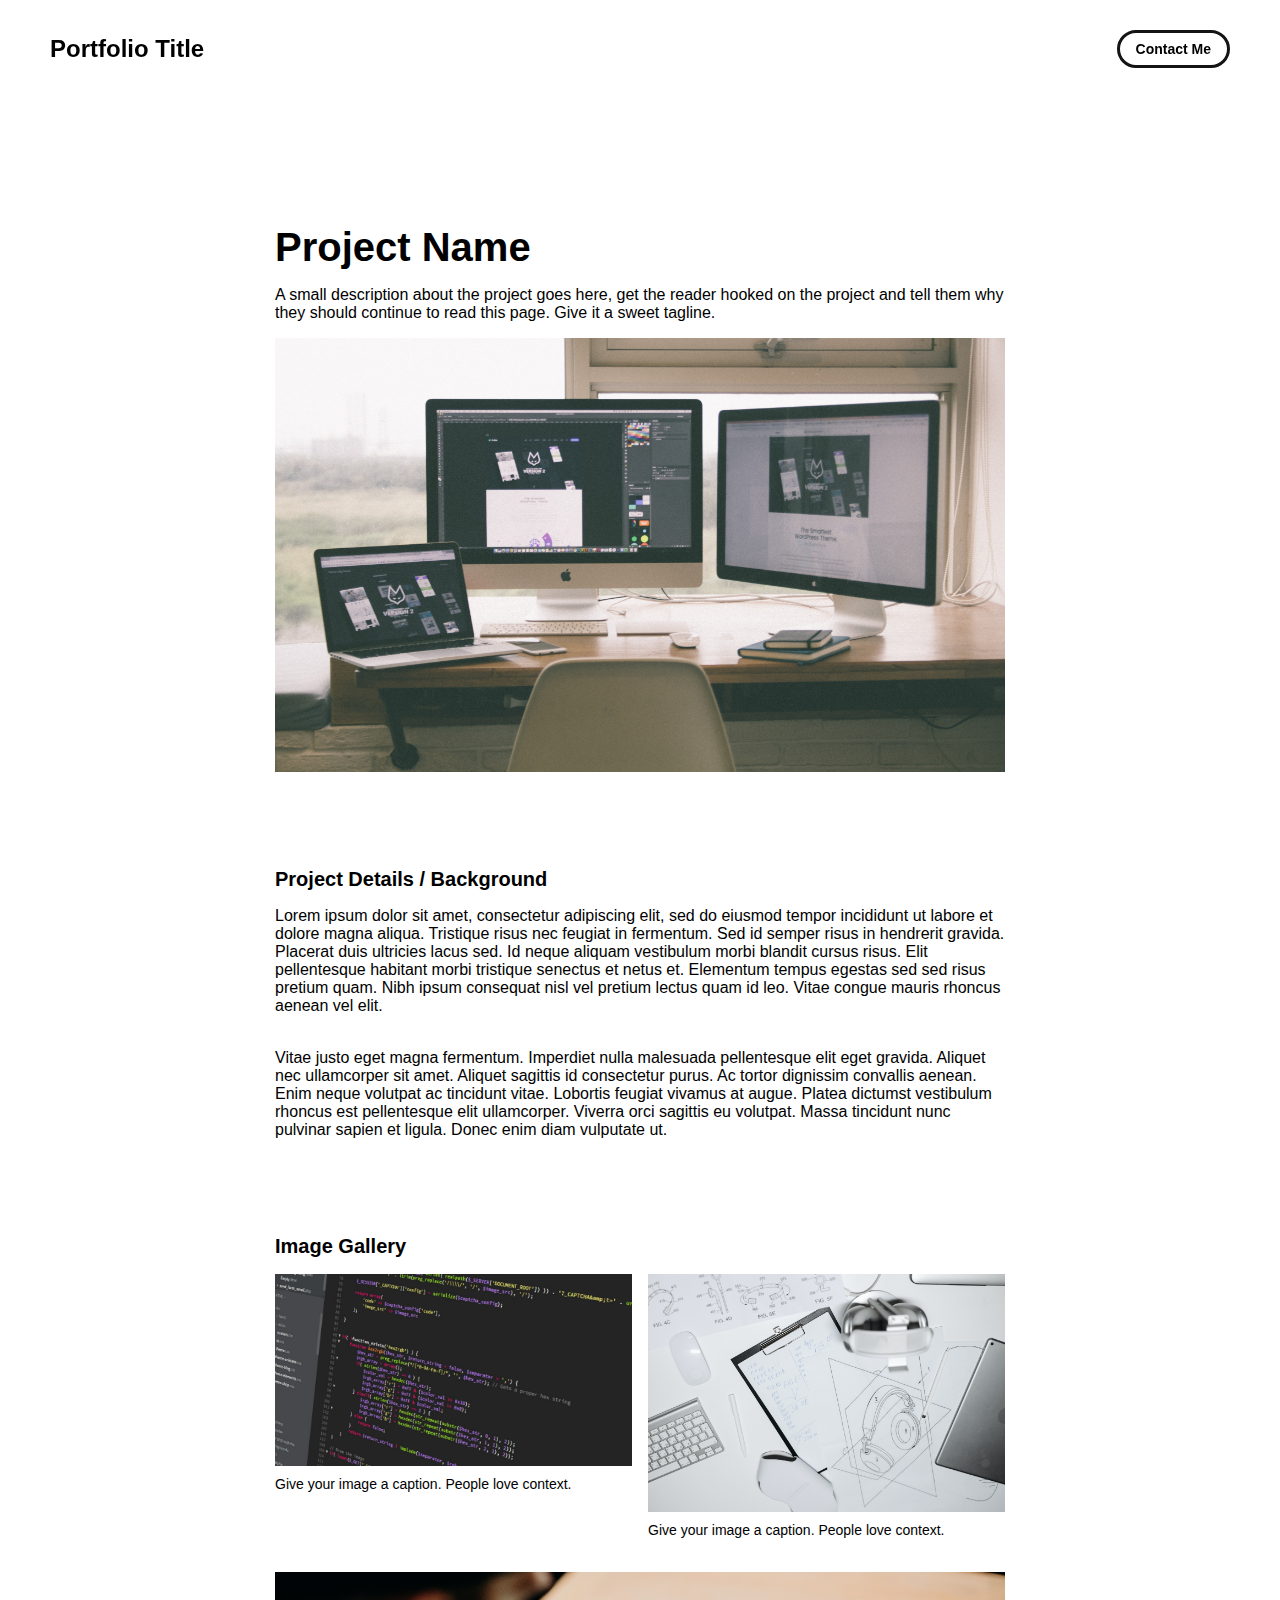
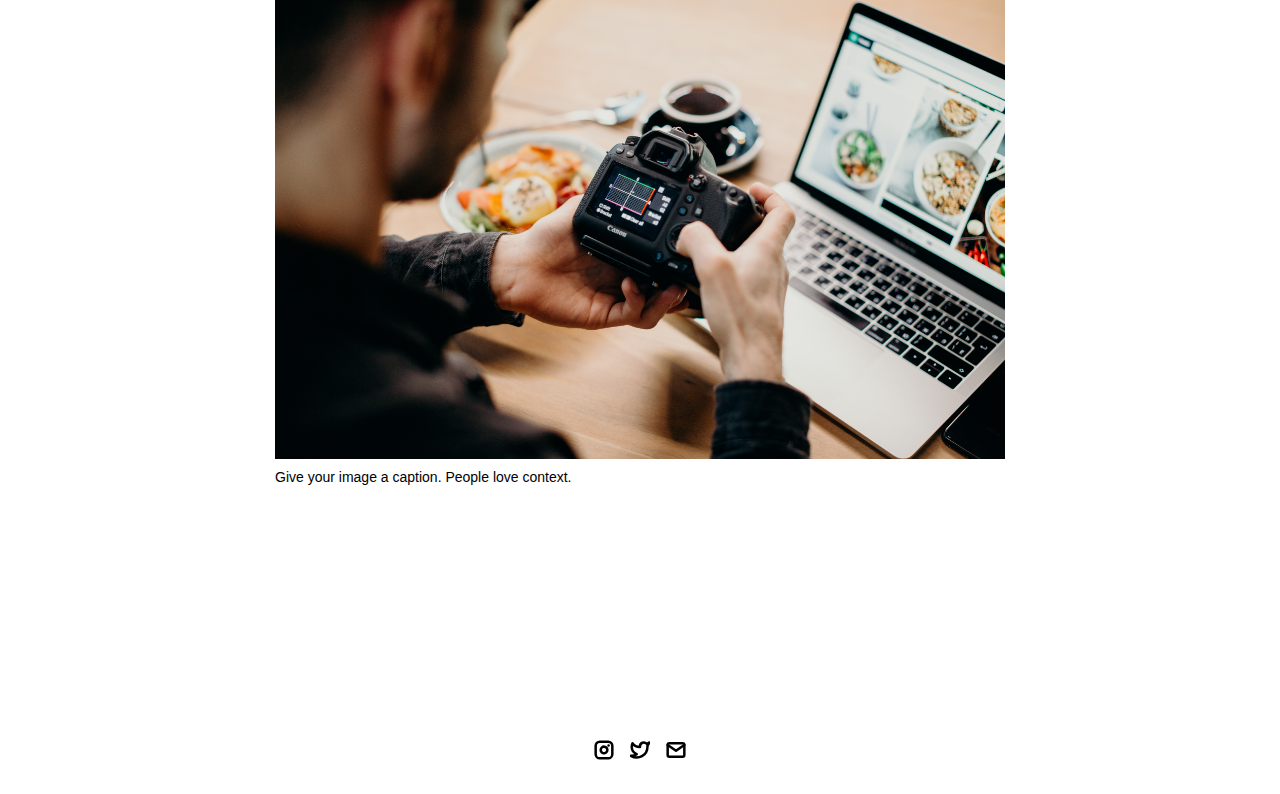
<file: project-pages/DataPortrait.html>
<!DOCTYPE html>
<html lang="en">
	<head>
		<meta charset="utf-8">
    <!-- 
      TODO

      Upload your Unemployable (or whatever photo you like) to the assets/images folder
      and change the name of the image below to match the uploaded one

      Change the title in the <title> tag to whatever you would like the title of your portfolio to be

      This should be the same across all pages.
     -->
     <link rel="icon" href="../assets/images/1311.png" />
     <title>Unemployables Portfolio</title>
    <meta name="description" content="A portfolio template for the Unemployables community.">
    <meta name="viewport" content="width=device-width, initial-scale=1" />

		<link rel="stylesheet" href="../css/layout.css">
    <link rel="stylesheet" href="../css/typography.css">
    <link rel="stylesheet" href="../css/utilities.css">

		<script defer src="../js/script.js"></script>
	</head>
	<body>
    <!-- NAVBAR -->
    <div class="navbar">
      <a class="nav-title-link" href="../index.html">
        <!-- 
          TODO - Change the "Portfolio Title" to whatever you want displayed in the top left

          (this should be the same across all pages)
         -->
        <span class="nav-title">Portfolio Title</span>
        <!-- 
          TODO - Change the email after 'mailto:' to your email address for contact 
        
          (this should be the same across all pages)
        -->
        <a class="button" href="mailto:whitevans.eth@gmail.com">
          <span class="button-text">Contact Me</span>
        </a>
      </a>
    </div>

    <!-- MAIN PAGE CONTENT -->
    <div id="main-content">

      <!-- PROJECT HEADER -->
      <div id="project-header">
          <!-- 
            TODO

            - Change the 'main-title' text to the name of your project
            - Change the 'body-text' text to a short and sweet description of your project (maybe the same as the one on the project card)
            - Change "desktop.jpeg" to the image filename you uploaded in the assets/images folder.
          -->
        <div class="main-title">Project Name</div>
        <div class="body-text">A small description about the project goes here, get the reader hooked on the project and tell them why they should continue to read this page. Give it a sweet tagline.</div>
        <image class="project-header-image" src="../assets/images/desktop.jpeg">
      </div>

      <!-- PROJECT DETAILS -->
      <!-- 
        TODO

        - Change the 'subheader-text' to whatever header you want for project details
        - Add paragraphs using the <div class="body-text"></div> elements in the "project-details-content"
      -->
      <div id="project-details">
        <div class="subheader-text">Project Details / Background</div>
        <div class="project-details-content">
          <div class="body-text">Lorem ipsum dolor sit amet, consectetur adipiscing elit, sed do eiusmod tempor incididunt ut labore et dolore magna aliqua. Tristique risus nec feugiat in fermentum. Sed id semper risus in hendrerit gravida. Placerat duis ultricies lacus sed. Id neque aliquam vestibulum morbi blandit cursus risus. Elit pellentesque habitant morbi tristique senectus et netus et. Elementum tempus egestas sed sed risus pretium quam. Nibh ipsum consequat nisl vel pretium lectus quam id leo. Vitae congue mauris rhoncus aenean vel elit.</div>
          <div class="body-text">Vitae justo eget magna fermentum. Imperdiet nulla malesuada pellentesque elit eget gravida. Aliquet nec ullamcorper sit amet. Aliquet sagittis id consectetur purus. Ac tortor dignissim convallis aenean. Enim neque volutpat ac tincidunt vitae. Lobortis feugiat vivamus at augue. Platea dictumst vestibulum rhoncus est pellentesque elit ullamcorper. Viverra orci sagittis eu volutpat. Massa tincidunt nunc pulvinar sapien et ligula. Donec enim diam vulputate ut.</div>
        </div>
      </div>

      <!-- IMAGE GALLERY -->
      <div id="project-gallery">
        <!-- TODO - Change the 'subheader-text' to whatever you want the Gallery section header to say -->
        <div class="subheader-text">Image Gallery</div>
        <div class="project-gallery-content">
            <!-- 
              TODO

              This is where the images in the gallery live. Here's a simple gallery image for you to copy:

              Full Width Image:

                <div class="gallery-image-container">
                  <img src="../assets/images/IMAGE_NAME" class="gallery-image">
                  <span class="image-caption">IMAGE_CAPTION</span>
                </div>

              Half Width Image: 

                <div class="gallery-image-container half-width">
                  <img src="../assets/images/IMAGE_NAME" class="gallery-image">
                  <span class="image-caption">IMAGE_CAPTION</span>
                </div>

              - To add an image to the this area, copy one of the above, paste it below this comment, and change the following:
                  - IMAGE_NAME: the name of the image file in assets/images
                  - IMAGE_CAPTION: to the caption of the image
            -->
            <div class="gallery-image-container half-width">
              <img src="../assets/images/code.jpeg" class="gallery-image">
              <span class="image-caption">Give your image a caption. People love context.</span>
            </div>
            <div class="gallery-image-container half-width">
              <img src="../assets/images/sketchbook.jpeg" class="gallery-image">
              <span class="image-caption">Give your image a caption. People love context.</span>
            </div>
            <div class="gallery-image-container">
              <img src="../assets/images/camera.jpeg" class="gallery-image">
              <span class="image-caption">Give your image a caption. People love context.</span>
            </div>
        </div>
      </div>
    </div>

    <!-- FOOTER -->
    <div id="footer">
      <!-- 
        TODO - Change href to your Instagram account (can also delete entire "a" element if no Instagram) 

        This should be the same across all pages.
      -->
      <a class="icon-link" target="_blank" href="https://twitter.com/whitevans_eth">
        <image src="../assets/icons/instagram.svg" class="footer-icon"/>
      </a>
      <!-- 
        TODO - Change href to your Twitter account (can also delete entire "a" element if no Twitter) 
      
        This should be the same across all pages.
      -->
      <a class="icon-link" target="_blank" href="https://twitter.com/whitevans_eth">
        <image src="../assets/icons/twitter.svg" class="footer-icon"/>
      </a>
      <!-- 
        TODO - Change the email after "mailto" to your contact email 
      
        This should be the same across all pages.
      -->
      <a class="icon-link" href="mailto:whitevans.eth@gmail.com">
        <image src="../assets/icons/mail.svg" class="footer-icon"/>
      </a>
    </div>

	</body>
</html>
</file>
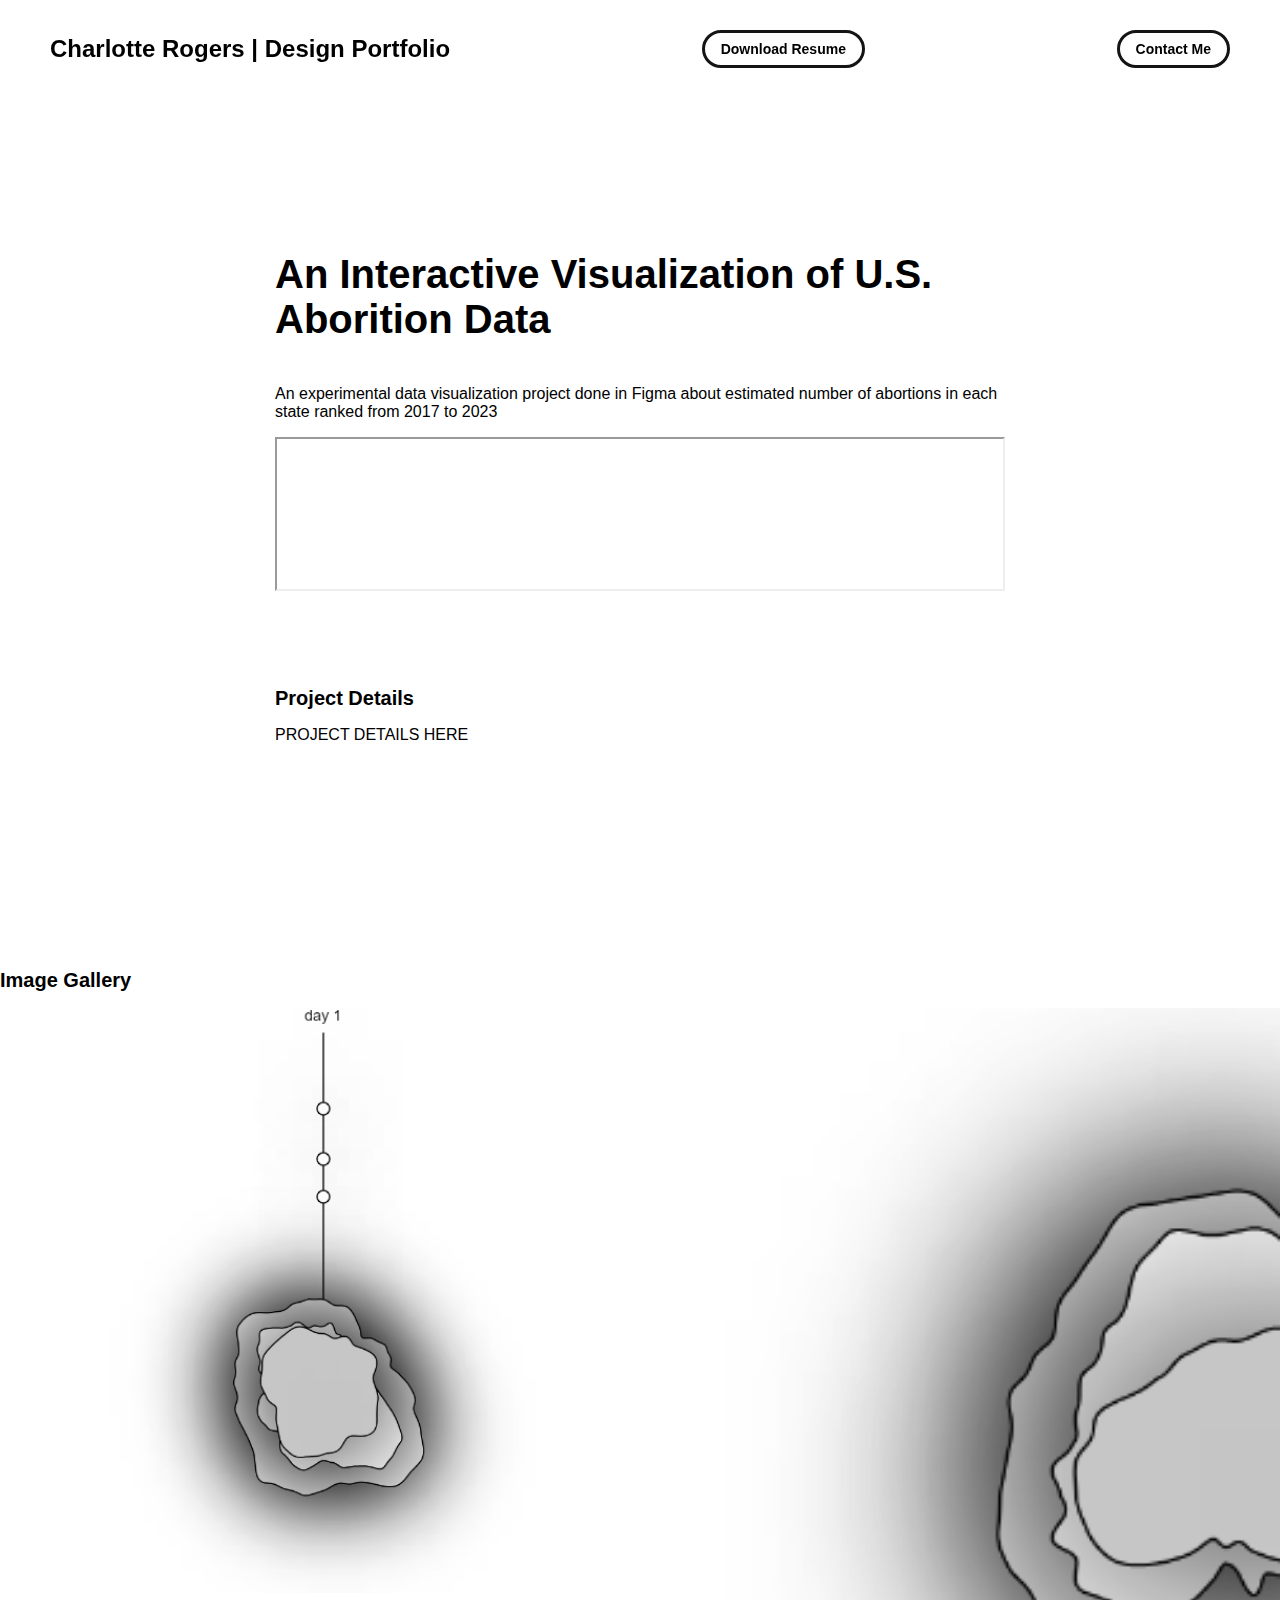
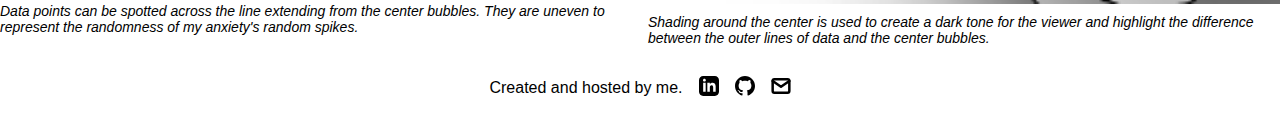
<file: project-pages/DataViz.html>
<!DOCTYPE html>
<html lang="en">
<head>
  <meta charset="utf-8">
  <link rel="shortcut icon" type="image/x-icon" href="https://charlotterogersdesigns.com/assets/icons/pixelfavicon.ico" />
  <title>Charlotte Rogers | Design</title>
  <meta name="description" content="A portfolio of designs by Charlotte Rogers.">
  <meta name="viewport" content="width=device-width, initial-scale=1" />

  <link rel="stylesheet" href="../css/layout.css">
  <link rel="stylesheet" href="../css/typography.css">
  <link rel="stylesheet" href="../css/utilities.css">

  <script defer src="../js/script.js"></script>
</head>
<main>

  <body>

    <!-- NAVBAR -->
    <div class="navbar">
      <a class="nav-title-link" href="../index.html">
        <span class="nav-title">Charlotte Rogers | Design Portfolio</span>
        <a class="button" href="./assets/files/Resume.pdf" download="Resume.pdf">
          <span class="button-text">Download Resume</span>
        </a>
        <a class="button" href="mailto:charogerz@gmail.com">
          <span class="button-text">Contact Me</span>
        </a>
      </a>
    </div>

    <script>
      var prevScrollPos = window.pageYOffset;
      window.onscroll = function () {
        var currentScrollPos = window.pageYOffset;
        if (prevScrollPos > currentScrollPos) {
          document.getElementById("navbar").style.top = "0";
        } else {
          document.getElementById("navbar").style.top = "-95px";
        }
        prevScrollPos = currentScrollPos;
      };
    </script>

    <!-- MAIN PAGE CONTENT -->
    <div id="main-content">

      <!-- PROJECT HEADER -->
      <div id="project-header">
        <h1 class="main-title">An Interactive Visualization of U.S. Aborition Data</h1>
        <div class="body-text">An experimental data visualization project done in Figma about estimated number of abortions in each state ranked from 2017 to 2023
        </div>
        <iframe class="project-header-image" border: 1px solid rgba(0, 0, 0, 0.1);" width="600" height="650" src="https://www.figma.com/embed?embed_host=share&url=https%3A%2F%2Fwww.figma.com%2Fproto%2FNnR4p5XRBB0nSSIebM97c8%2FDataVizFinal%3Ftype%3Ddesign%26node-id%3D23-50%26t%3Dm2j8lJCjb7cZGDw2-1%26scaling%3Dmin-zoom%26page-id%3D0%253A1%26mode%3Ddesign" allowfullscreen></iframe>
      </div>

      <!-- PROJECT DETAILS -->
      <div id="project-details">
        <div class="subheader-text">Project Details</div>
        <div class="project-details-content">
          <div class="body-text">PROJECT DETAILS HERE</div>
          </div>
        </div>
      </div>

      <!-- IMAGE GALLERY -->
      <div id="project-gallery">
        <div class="subheader-text">Image Gallery</div>
        <div class="project-gallery-content">
          <div class="gallery-image-container half-width">
            <img src="../assets/images/data-portrait.png" alt="three gray-toned blobby shapes stacked on one another with a thin vertical line coming from underneath the center to the top" class="gallery-image">
            <span class="image-caption"><i>Data points can be spotted across the line extending from the center bubbles.
                They are uneven to represent the randomness of my anxiety's random spikes.</i></span>
          </div>
          <div class="gallery-image-container half-width">
            <img src="../assets/images/shade-example.png" alt="a closeup of the stacked circles to show the shade opacity fading behind them as it gets further from the center" class="gallery-image">
            <span class="image-caption"><i>Shading around the center is used to create a dark tone for the viewer and
                highlight the difference between the outer lines of data and the center bubbles.</i></span>
          </div>
        </div>
      </div>
    </div>
</main>

<!-- FOOTER -->
<footer id="footer">
  <div class="footer.text">Created and hosted by me.</div>
  <a class="icon-link" target="_blank" href="https://www.linkedin.com/in/charlotte-rogers/" title="my LinkedIn profile">
    <image src="../assets/icons/linkedin.svg" alt="LinkedIn logo" class="footer-icon" />
  </a>
  <a class="icon-link" target="_blank" href="https://github.com/charogerz" title="my GitHub profile">
    <image src="../assets/icons/github.svg" alt="GitHub logo" class="footer-icon" />
  </a>
  <a class="icon-link" href="mailto:charogerz@gmail.com" title="a link that email me directly at charogerz@gmail.com">
    <image src="../assets/icons/mail.svg" alt="email icon" class="footer-icon" />
  </a>
</footer>

</body>

</html>
</file>
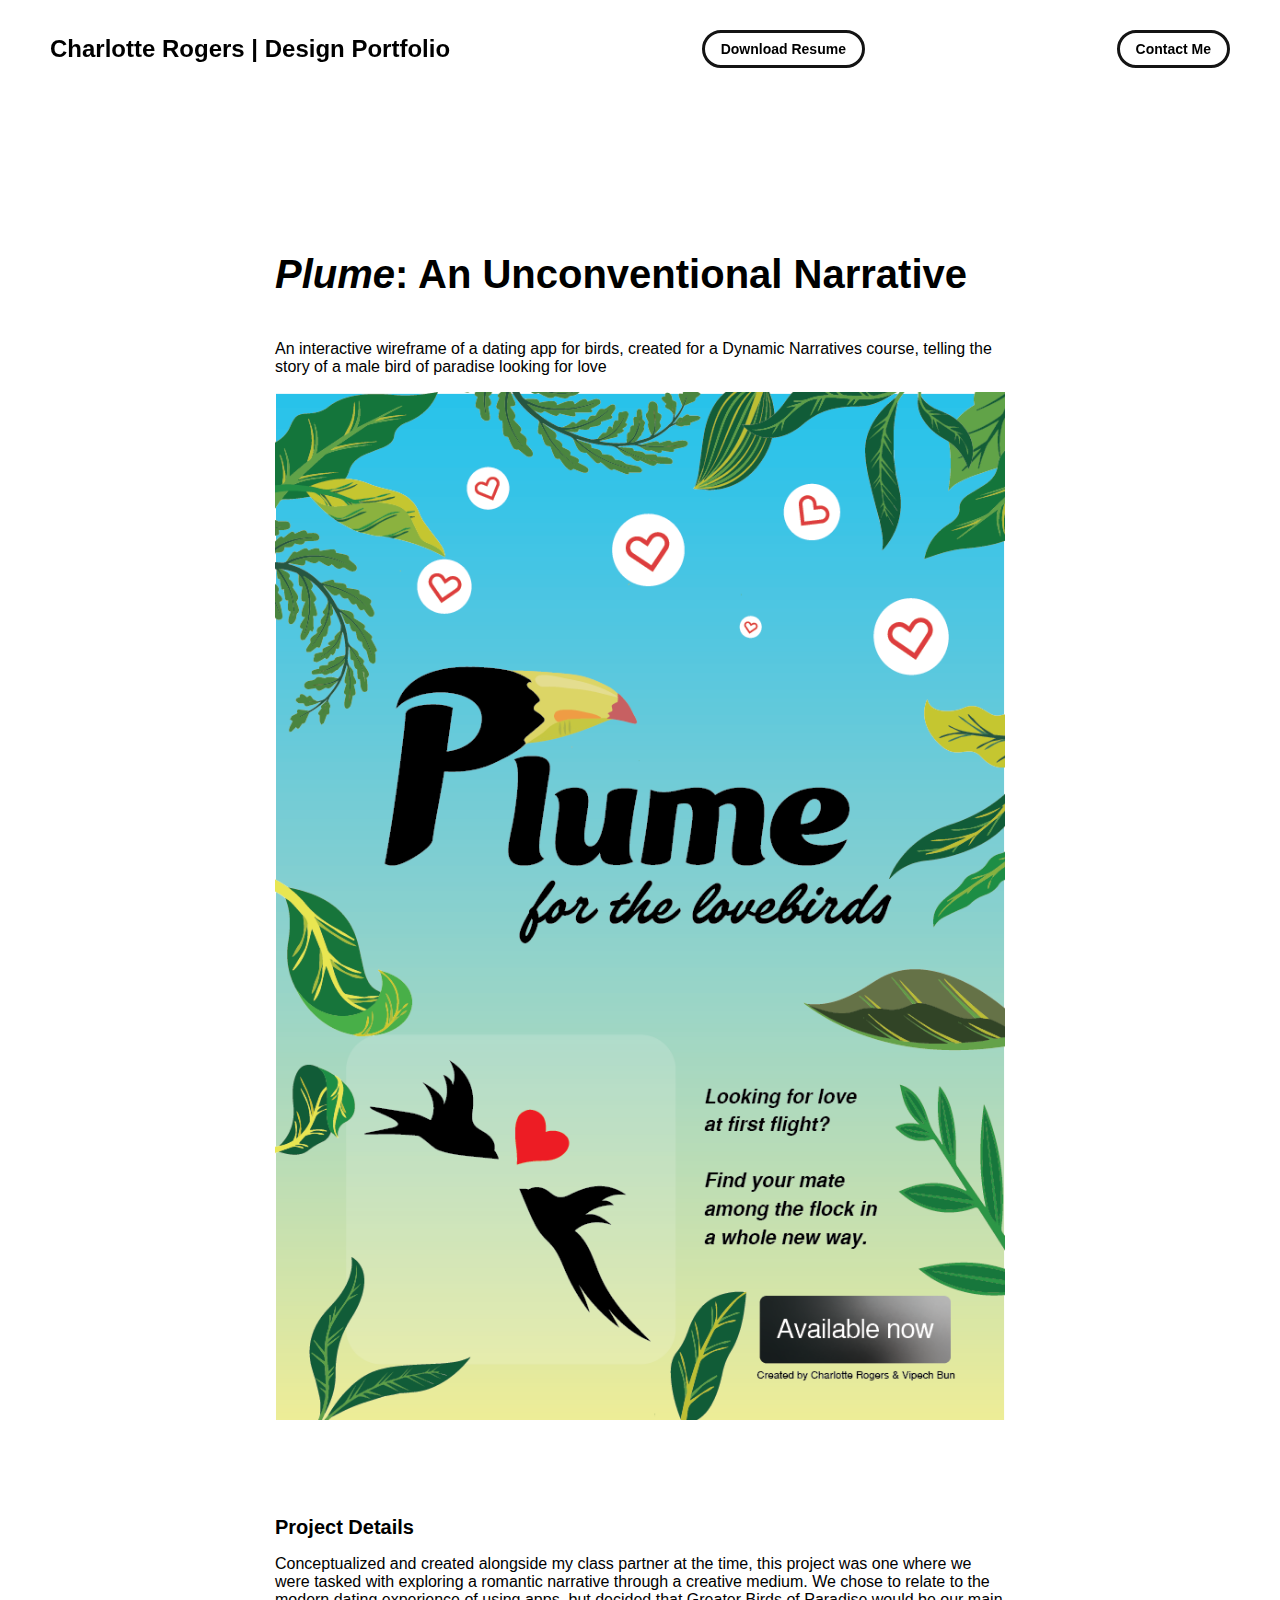
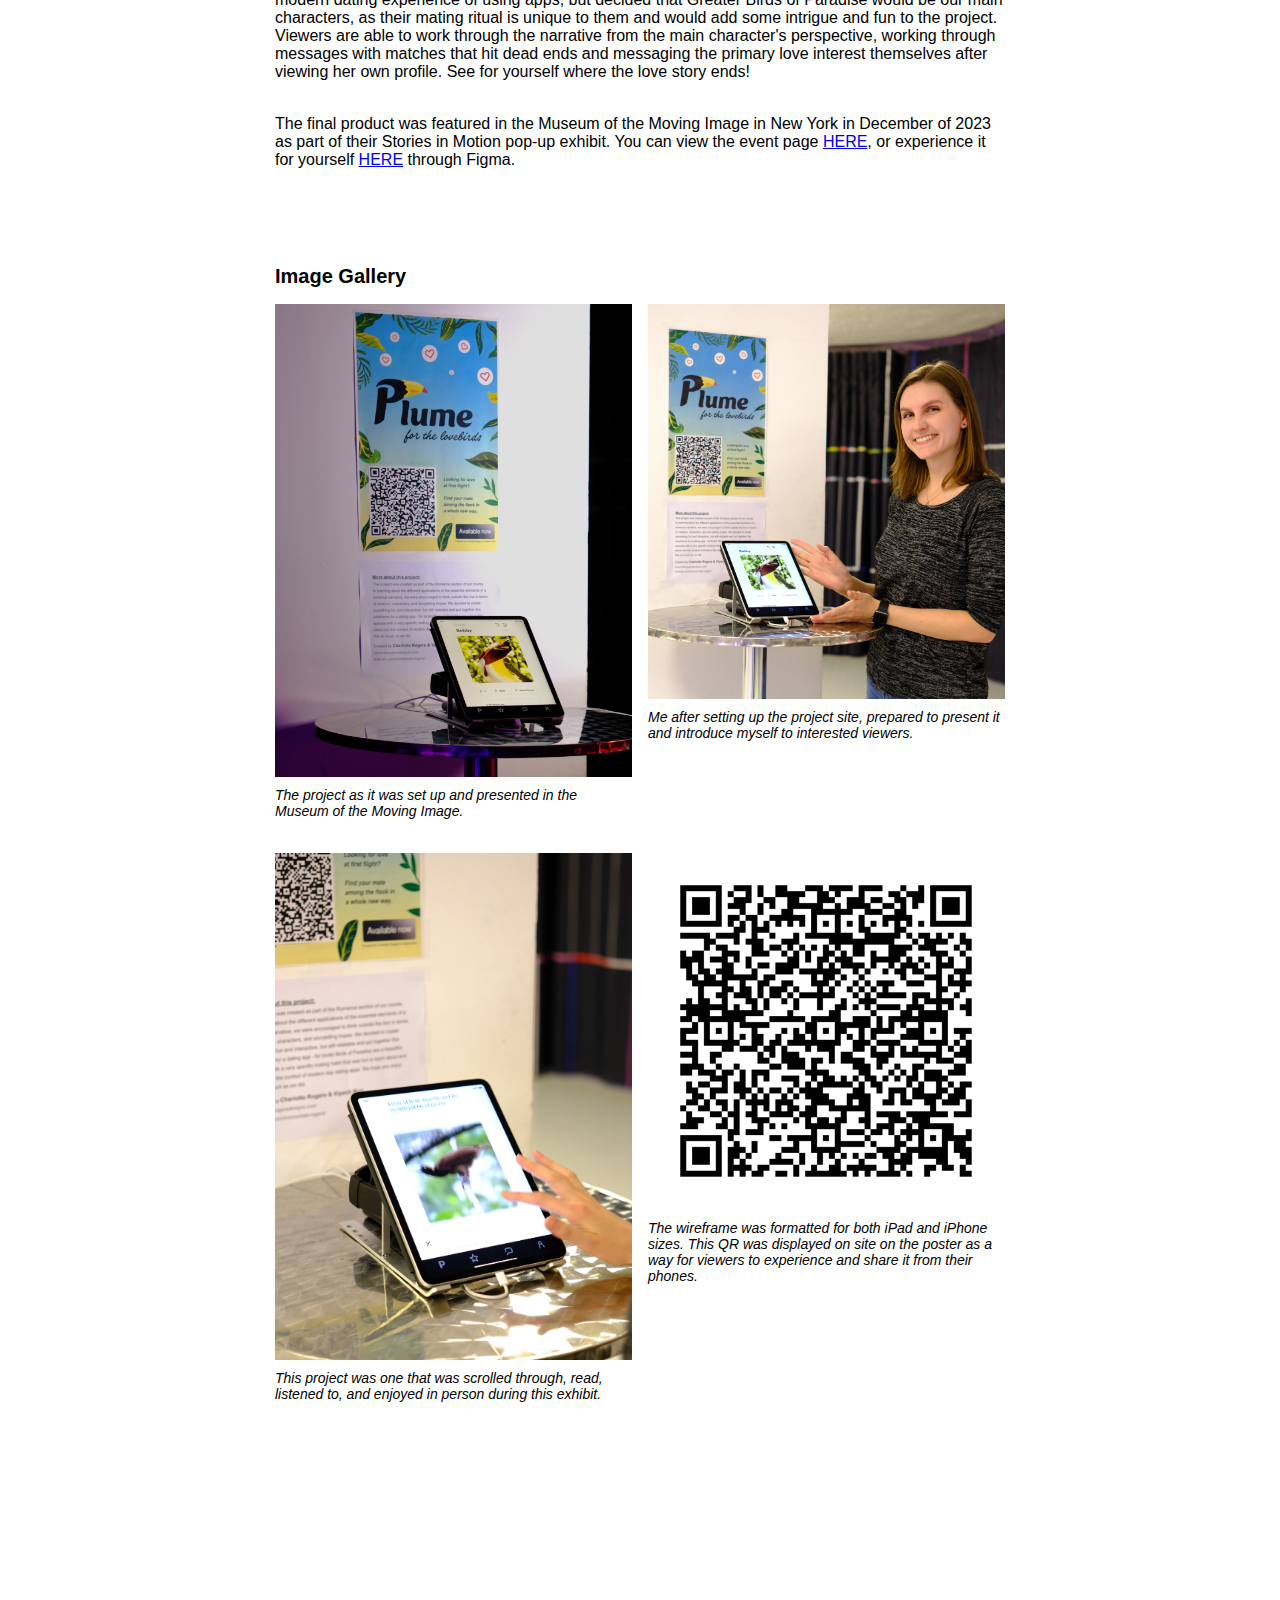
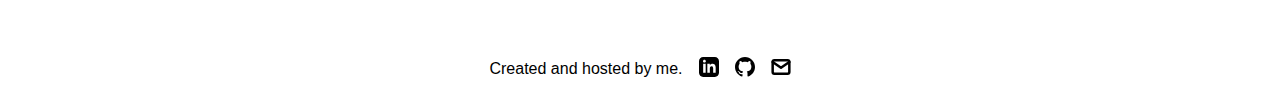
<file: project-pages/Plume.html>
<!DOCTYPE html>
<html lang="en">
	<header>
		<meta charset="utf-8">
     <link rel="icon" href="../assets/images/pixel-headshot.png" />
     <title>Charlotte Rogers | Design</title>
    <meta name="description" content="A portfolio of designs by Charlotte Rogers.">
    <meta name="viewport" content="width=device-width, initial-scale=1" />

		<link rel="stylesheet" href="../css/layout.css">
    <link rel="stylesheet" href="../css/typography.css">
    <link rel="stylesheet" href="../css/utilities.css">

		<script defer src="../js/script.js"></script>
	</header>
	<main>
  <body>

    <!-- NAVBAR -->
    <div class="navbar">
      <a class="nav-title-link" href="../index.html">
        <span class="nav-title">Charlotte Rogers | Design Portfolio</span>
        <a class="button" href="./assets/files/Resume.pdf" download="Resume.pdf">
          <span class="button-text">Download Resume</span>
        </a>
        <a class="button" href="mailto:charogerz@gmail.com">
          <span class="button-text">Contact Me</span>
        </a>
      </a>
    </div>

    <script>
      var prevScrollPos = window.pageYOffset;
      window.onscroll = function() {
        var currentScrollPos = window.pageYOffset;
        if (prevScrollPos > currentScrollPos) {
            document.getElementById("navbar").style.top = "0";
         } else {
            document.getElementById("navbar").style.top = "-95px";
         }
         prevScrollPos = currentScrollPos;
      };
   </script>

    <!-- MAIN PAGE CONTENT -->
    <div id="main-content">

      <!-- PROJECT HEADER -->
      <div id="project-header">
        <h1 class="main-title"><i>Plume</i>: An Unconventional Narrative</h1>
        <div class="body-text">An interactive wireframe of a dating app for birds, created for a Dynamic Narratives course, telling the story of a male bird of paradise looking for love</div>
        <image class="project-header-image-half" src="../assets/images/plumeposter.png" alt="a photo featuring the front of a zine I created named S.A.N.E. and S.A.F.E.">
      </div>

      <!-- PROJECT DETAILS -->
      <div id="project-details">
        <div class="subheader-text">Project Details</div>
        <div class="project-details-content">
          <div class="body-text">Conceptualized and created alongside my class partner at the time, this project was one where we were tasked with exploring a romantic narrative through a creative medium. We chose to relate to the modern dating experience of using apps, but decided that Greater Birds of Paradise would be our main characters, as their mating ritual is unique to them and would add some intrigue and fun to the project. Viewers are able to work through the narrative from the main character's perspective, working through messages with matches that hit dead ends and messaging the primary love interest themselves after viewing her own profile. See for yourself where the love story ends!</div>
          <div class="body-text">The final product was featured in the Museum of the Moving Image in New York in December of 2023 as part of their Stories in Motion pop-up exhibit. You can view the event page <a href="https://movingimage.org/event/stories-in-motion-popup/">HERE</a>, or experience it for yourself <a href="https://www.figma.com/proto/yawd3ztWXKkTtpEGfwb6y2/iPadPrototype?type=design&node-id=1-261&t=n5B529EPyDL8B3y6-1&scaling=scale-down&page-id=0%3A1&mode=design">HERE</a> through Figma.</div>
        </div>
      </div>

      <!-- IMAGE GALLERY -->
      <div id="project-gallery">
        <div class="subheader-text">Image Gallery</div>
        <div class="project-gallery-content">            
            <div class="gallery-image-container half-width">
              <img src="../assets/images/plumeinshow.jpg" alt="a poster with the project name, Plume, alongside project description page and iPad set up with Figma prototype on tall circular table under the room's purple light" class="gallery-image">
              <span class="image-caption"><i>The project as it was set up and presented in the Museum of the Moving Image.</i></span>
            </div>
            <div class="gallery-image-container half-width">
              <img src="../assets/images/plumepresenting.JPG" alt="me, a tall white woman with short brown hair, jeans, and a dark gray shirt, standing beside and presenting this project under the museum's regular white light" class="gallery-image">
              <span class="image-caption"><i>Me after setting up the project site, prepared to present it and introduce myself to interested viewers.</i></span>
            </div>
            <div class="gallery-image-container half-width">
              <img src="../assets/images/plumescrolling.JPG" alt="a hand scrolling through the Figma prototype on the set up iPad" class="gallery-image">
              <span class="image-caption"><i>This project was one that was scrolled through, read, listened to, and enjoyed in person during this exhibit.</i></span>
            </div>
            <div class="gallery-image-container half-width">
              <img src="../assets/images/plumeiphoneqr.png" alt="a qr code taking you to the prototype structured for phone viewing" class="gallery-image">
              <span class="image-caption"><i>The wireframe was formatted for both iPad and iPhone sizes. This QR was displayed on site on the poster as a way for viewers to experience and share it from their phones.</i></span>
            </div>
        </div>
      </div>
    </div>
  </main>

    <!-- FOOTER -->
    <footer id="footer">
      <div class="footer.text">Created and hosted by me.</div>
      <a class="icon-link" target="_blank" href="https://www.linkedin.com/in/charlotte-rogers/" title="my LinkedIn profile">
        <image src="../assets/icons/linkedin.svg" alt="LinkedIn logo" class="footer-icon" />
      </a>
      <a class="icon-link" target="_blank" href="https://github.com/charogerz" title="my GitHub profile">
        <image src="../assets/icons/github.svg" alt="GitHub logo" class="footer-icon" />
      </a>
      <a class="icon-link" href="mailto:charogerz@gmail.com" title="a link that email me directly at charogerz@gmail.com">
        <image src="../assets/icons/mail.svg" alt="email icon" class="footer-icon" />
      </a>
    </footer>

	</body>
</html>
</file>
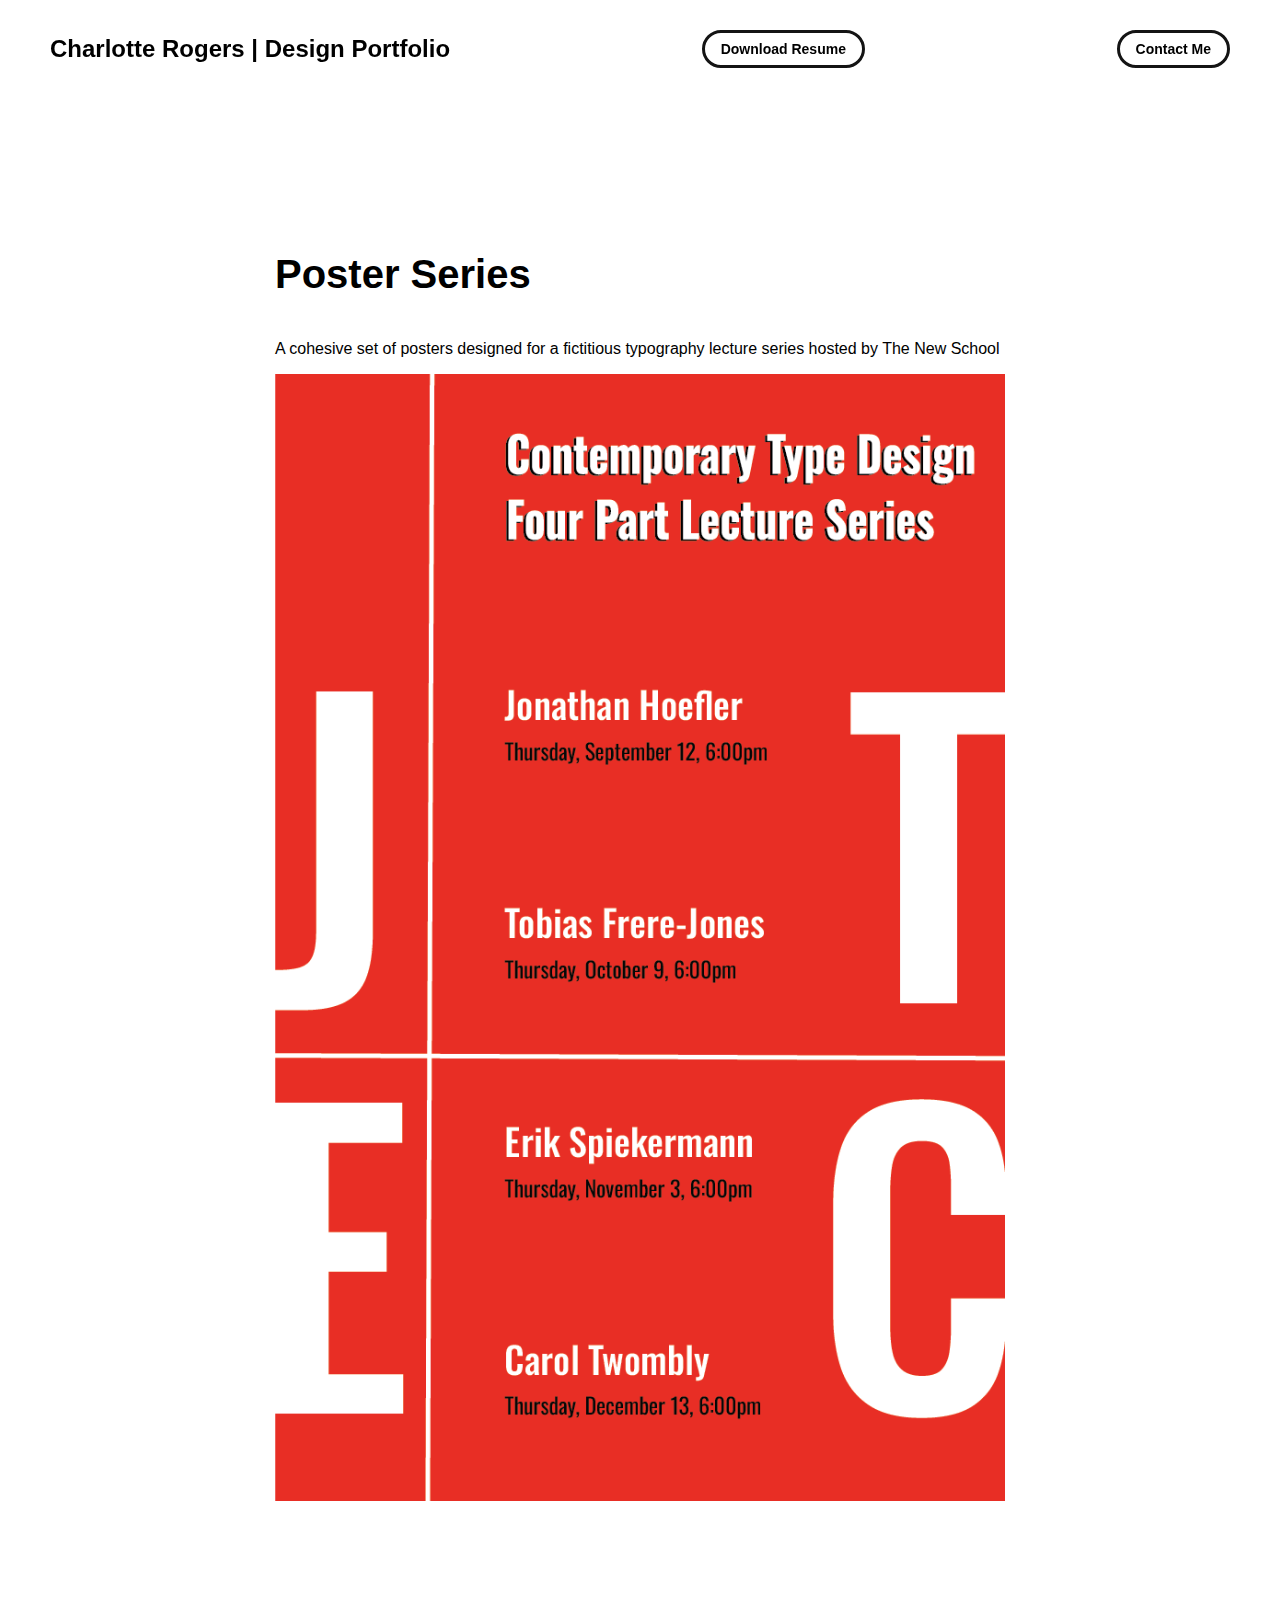
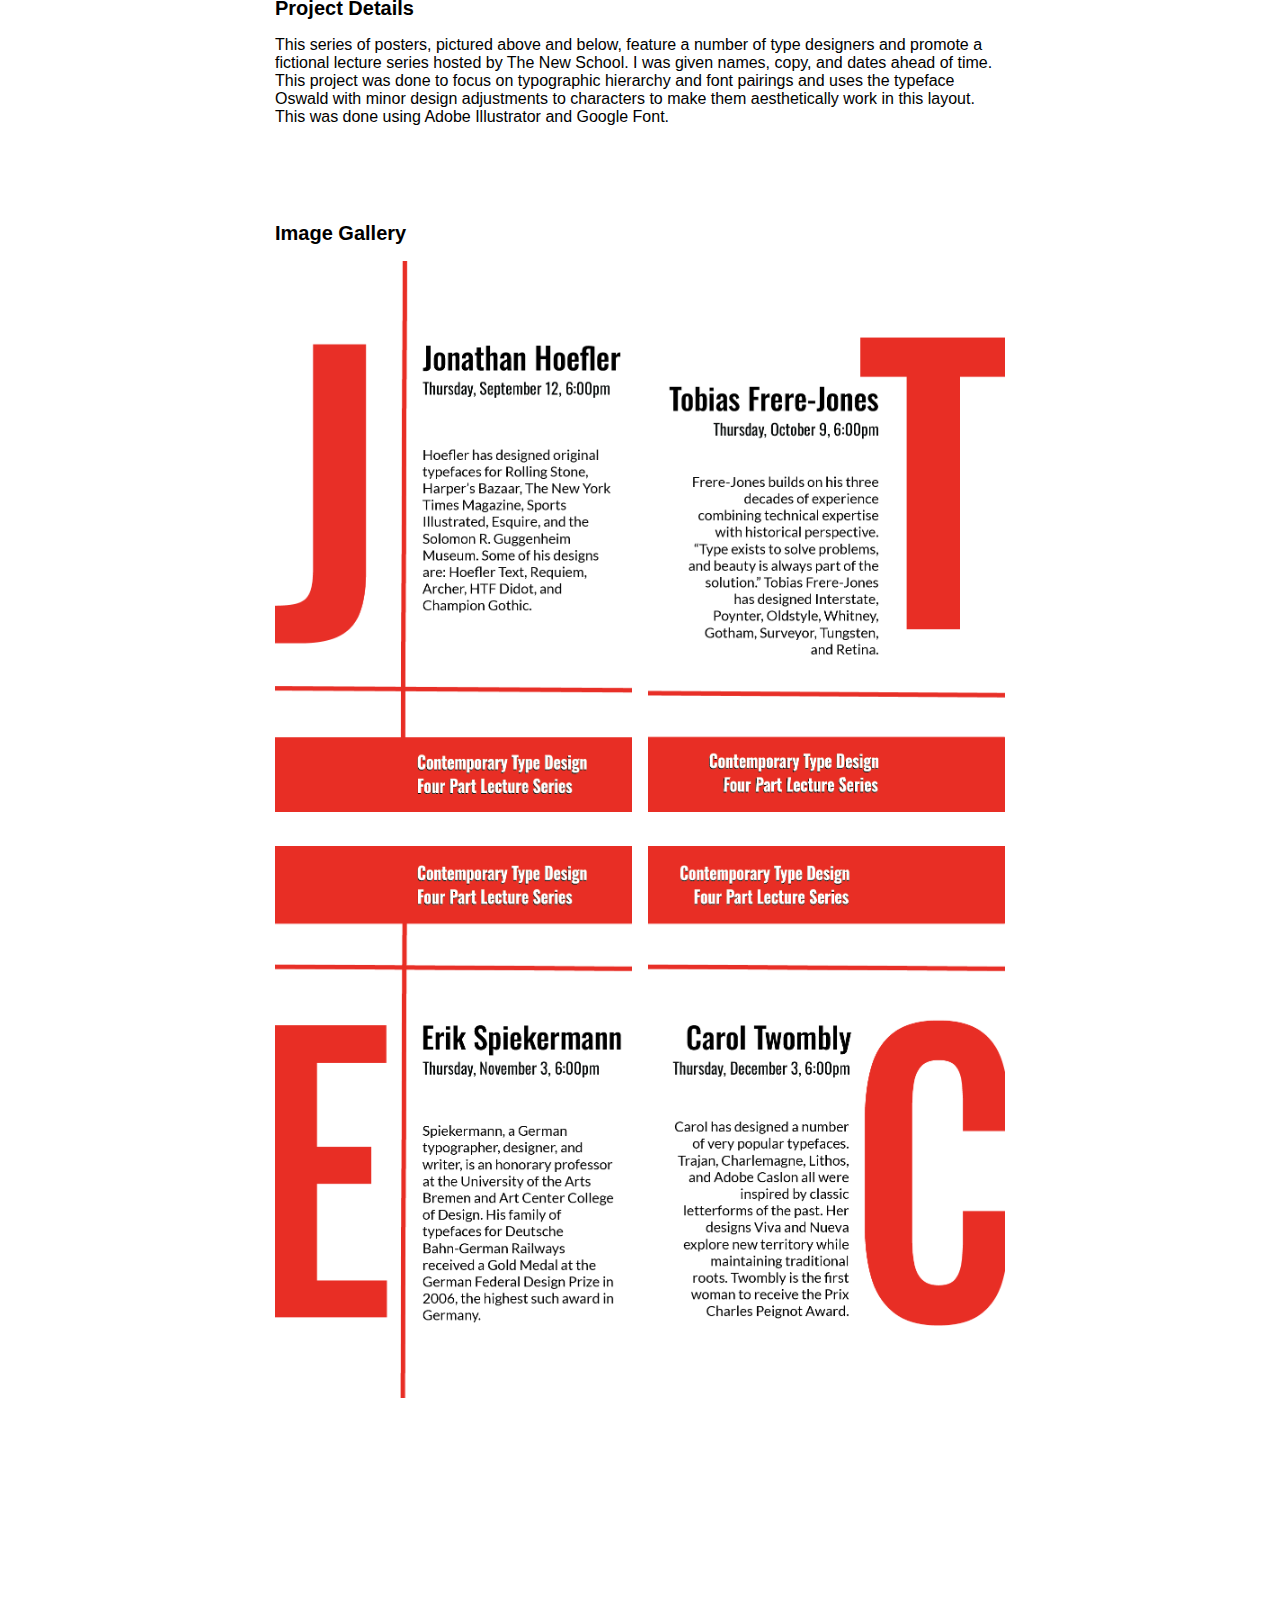
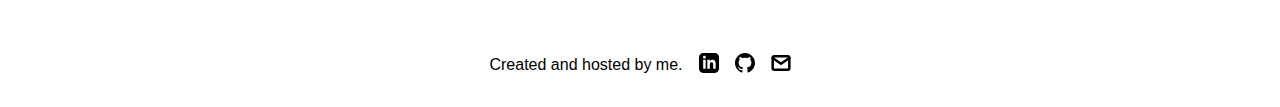
<file: project-pages/PosterSeries.html>
<!DOCTYPE html>
<html lang="en">

<head>
  <meta charset="utf-8">
  <link rel="shortcut icon" type="image/x-icon"
    href="https://charlotterogersdesigns.com/assets/icons/pixelfavicon.ico" />
  <title>Charlotte Rogers | Design</title>
  <meta name="description" content="A portfolio of designs by Charlotte Rogers.">
  <meta name="viewport" content="width=device-width, initial-scale=1" />

  <link rel="stylesheet" href="../css/layout.css">
  <link rel="stylesheet" href="../css/typography.css">
  <link rel="stylesheet" href="../css/utilities.css">

  <script defer src="../js/script.js"></script>
</head>
<main>

  <body>

    <!-- NAVBAR -->
    <div class="navbar" id="navbar">
      <a class="nav-title-link" href="../index.html">
        <span class="nav-title">Charlotte Rogers | Design Portfolio</span>
        <a class="button" href="./assets/files/Resume.pdf" download="Resume.pdf">
          <span class="button-text">Download Resume</span>
        </a>
        <a class="button" href="mailto:charogerz@gmail.com">
          <span class="button-text">Contact Me</span>
        </a>
      </a>
    </div>

    <script>
      var prevScrollPos = window.pageYOffset;
      window.onscroll = function () {
        var currentScrollPos = window.pageYOffset;
        if (prevScrollPos > currentScrollPos) {
          document.getElementById("navbar").style.top = "0";
        } else {
          document.getElementById("navbar").style.top = "-95px";
        }
        prevScrollPos = currentScrollPos;
      };
    </script>

    <!-- MAIN PAGE CONTENT -->
    <div id="main-content">

      <!-- PROJECT HEADER -->
      <div id="project-header">
        <h1 class="main-title">Poster Series</h1>
        <div class="body-text">A cohesive set of posters designed for a fictitious typography lecture series hosted by
          The New School</div>
        <image class="project-header-image-half" src="../assets/images/typepostergroup.png"
          alt="group poster for a lecture series in red">
      </div>

      <!-- PROJECT DETAILS -->
      <div id="project-details">
        <div class="subheader-text">Project Details</div>
        <div class="project-details-content">
          <div class="body-text">This series of posters, pictured above and below, feature a number of type designers
            and promote a fictional lecture series hosted by The New School. I was given names, copy, and dates ahead of time. This project was done to focus on
            typographic hierarchy and font pairings and uses the typeface Oswald with minor design adjustments to
            characters to make them aesthetically work in this layout. This was done using Adobe Illustrator and Google Font.</div>
        </div>
      </div>

      <!-- IMAGE GALLERY -->
      <div id="project-gallery">
        <div class="subheader-text">Image Gallery</div>
        <div class="project-gallery-content">
          <div class="gallery-image-container half-width">
            <img src="../assets/images/typeindiv1.png"
              alt="the first poster in the series featuring a large red J"
              class="gallery-image">
          </div>
          <div class="gallery-image-container half-width">
            <img src="../assets/images/typeindiv3.png"
              alt="the second poster in the series featuring a large red T"
              class="gallery-image">
          </div>
          <div class="gallery-image-container half-width">
            <img src="../assets/images/typeindiv2.png"
              alt="the third poster in the series featuring a large red E" class="gallery-image">
          </div>
          <div class="gallery-image-container half-width">
            <img src="../assets/images/typeindiv4.png"
              alt="the fourth and last poster in the series featuring a large red C" class="gallery-image">
          </div>
        </div>
      </div>
    </div>
</main>

<!-- FOOTER -->
<footer id="footer">
  <div class="footer.text">Created and hosted by me.</div>
  <a class="icon-link" target="_blank" href="https://www.linkedin.com/in/charlotte-rogers/" title="my LinkedIn profile">
    <image src="../assets/icons/linkedin.svg" alt="LinkedIn logo" class="footer-icon" />
  </a>
  <a class="icon-link" target="_blank" href="https://github.com/charogerz" title="my GitHub profile">
    <image src="../assets/icons/github.svg" alt="GitHub logo" class="footer-icon" />
  </a>
  <a class="icon-link" href="mailto:charogerz@gmail.com" title="a link that email me directly at charogerz@gmail.com">
    <image src="../assets/icons/mail.svg" alt="email icon" class="footer-icon" />
  </a>
</footer>

</body>

</html>
</file>
<file: css/layout.css>
* {
  box-sizing: border-box;
}

html {
  text-size-adjust: none;
  -webkit-text-size-adjust: none;
  -moz-text-size-adjust: none;
  -ms-text-size-adjust: none;
}

body {
  margin: 0;
  -webkit-font-smoothing: antialiased;
  -moz-osx-font-smoothing: grayscale;
}




/* Main Page Layout */

#main-content {
  margin: 225px 425px;
  display: flex;
  flex-direction: column;
  gap: 96px;
}




/* Portfolio Header */

#portfolio-header {
  display: flex;
  gap: 20px;
  align-items: center;
}

#portfolio-header-image-container {
  display: flex;
  flex-direction: column;
  gap: 10px;
  flex-basis: 50%;
}

.portfolio-header-image {
  width: 100%;
  height: auto;
}

#portfolio-header-text-container {
  display: flex;
  flex-direction: column;
  gap: 34px;
  flex-basis: 50%;
}




/* About Section */

#about-section {
  display: flex;
  flex-direction: column;
  gap: 16px;
}

.about-section-content {
  display: flex;
  flex-direction: column;
  gap: 34px;
}




/* Project Section */

#my-work-section {
  display: flex;
  flex-direction: column;
  gap: 16px;
}

.projects-container {
  display: flex;
  gap: 34px 16px;
  flex-wrap: wrap;
}

    /* Project Cards */

    .project-card {
      max-width: calc((100% - 32px) / 3);
      display: flex;
      flex-direction: column;
      gap: 34px;
    }

    .project-card-text-container {
      flex-direction: column;
      display: flex;
      gap: 16px
    }

    .project-image {
      width: 100%;
      height: 200px;
      object-fit: cover;
      object-position: center;
    }




/* Project Pages */

#project-header {
  display: flex;
  flex-direction: column;
  gap: 16px;
}

.project-header-image {
  width: 100%;
  height: auto;
}

#project-details {
  display: flex;
  flex-direction: column;
  gap: 16px;
}

.project-details-content {
  display: flex;
  flex-direction: column;
  gap: 34px;
}

    /* Project Gallery */

    #project-gallery {
      display: flex;
      flex-direction: column;
      gap: 16px;
    }

    .project-gallery-content {
      display: flex;
      flex-wrap: wrap;
      gap: 34px 16px;
    }

    .gallery-image-container {
      width: 100%;
      display: flex;
      flex-direction: column;
      gap: 10px;
    }

    .gallery-image-container.half-width {
      width: calc((100% - 16px) / 2);
    }

    .gallery-image {
      width: 100%;
      height: auto;
    }


/* Extra Extra large devices (large laptops and desktops, 1200px and below) */
@media only screen and (max-width: 1600px) {
  #main-content {
    margin: 225px 275px;
  }
}

/* Extra large devices (large laptops and desktops, 1200px and below) */
@media only screen and (max-width: 1200px) {
  #main-content {
    margin: 225px 175px;
  }
}

/* Large devices (laptops/desktops, 1000px and below) */
@media only screen and (max-width: 1000px) {
  #main-content {
    margin: 225px 75px;
  }
}

/* Small devices (portrait tablets and large phones, 800px and below) */
@media only screen and (max-width: 800px) {
  #main-content {
    margin: 150px 50px;
  }

  #portfolio-header {
    flex-direction: column;
  }

  .project-card {
    max-width: calc((100% - 16px) / 2);
  }
}

/* Small devices (portrait tablets and large phones, 600px and below) */
@media only screen and (max-width: 600px) {
  #main-content {
    margin: 125px 20px;
  }

  .project-card {
    max-width: 100%;
  }
}
</file>
<file: css/typography.css>
body {
  font-family: "Helvetica Neue", Helvetica, Arial, sans-serif;
}

.nav-title {
  font-weight: 700;
  font-size: 24px;
}

.button-text {
  font-size: 14px;
  font-weight: 700;
}

.image-caption {
  font-size: 14px;
  font-weight: 500;
}

.main-title {
  font-size: 40px;
  font-weight: 700;
}

.subheader-text {
  font-size: 20px;
  font-weight: 700;
}

.body-text {
  font-size: 16px;
  font-weight: 500;
}

.project-card-text {
  overflow: hidden;
  text-overflow: ellipsis;
  display: -webkit-box;
  -webkit-line-clamp: 4;
  -webkit-box-orient: vertical;
}

.project-title {
  overflow: hidden;
  text-overflow: ellipsis;
  display: -webkit-box;
  -webkit-line-clamp: 1;
  -webkit-box-orient: vertical;
}
</file>
<file: css/utilities.css>
/* Icons */

.right-arrow-icon {
  width: 16px;
  height: 16px;
  margin-top: 1px;
}

.footer-icon {
  width: 20px;
  height: 20px;
}

a.icon-link {
  transition: transform 200ms ease-in-out;
}

a.icon-link:hover {
  cursor: pointer;
  stroke-width: 5;
  margin: 0;
  transform: rotate(15deg);
}


/* Navbar Styling */

.navbar {
  width: 100%;
  padding: 30px 50px;
  display: flex;
  justify-content: space-between;
  align-items: center;
  position: fixed;
  top: 0;
  left: 0;
}

.nav-title-link {
  color: black;
  text-decoration: none;
}

.nav-title-link:hover {
  text-decoration: underline;
}

/* Small devices (portrait tablets and large phones, 800px and below) */
@media only screen and (max-width: 800px) {
  .navbar {
    padding: 20px 20px;
    background-color: white
  }
}


/* Button Styling */

a.button {
  padding: 8px 16px;
  border: 3px solid #141414;
  border-radius: 50px;
  color: black;
  text-decoration: none;
  width: fit-content;
  display: flex;
  gap: 5px;
  align-items: center;
}

a.button:hover {
  text-decoration: underline;
  text-decoration-thickness: 2px;
  cursor: pointer;
}


/* Footer Styling */

#footer {
  width: 100%;
  display: flex;
  padding: 30px 50px;
  justify-content: center;
  align-items: center;
  gap: 16px;
}

/* Link Styling */
a.no-underline {
  text-decoration: none;
  color: black
}

a.no-underline:hover {
  text-decoration: underline;
  cursor: pointer;
}

/* Small devices (portrait tablets and large phones, 800px and below) */
@media only screen and (max-width: 800px) {
  #footer {
    padding: 20px 20px;
  }
}
</file>
